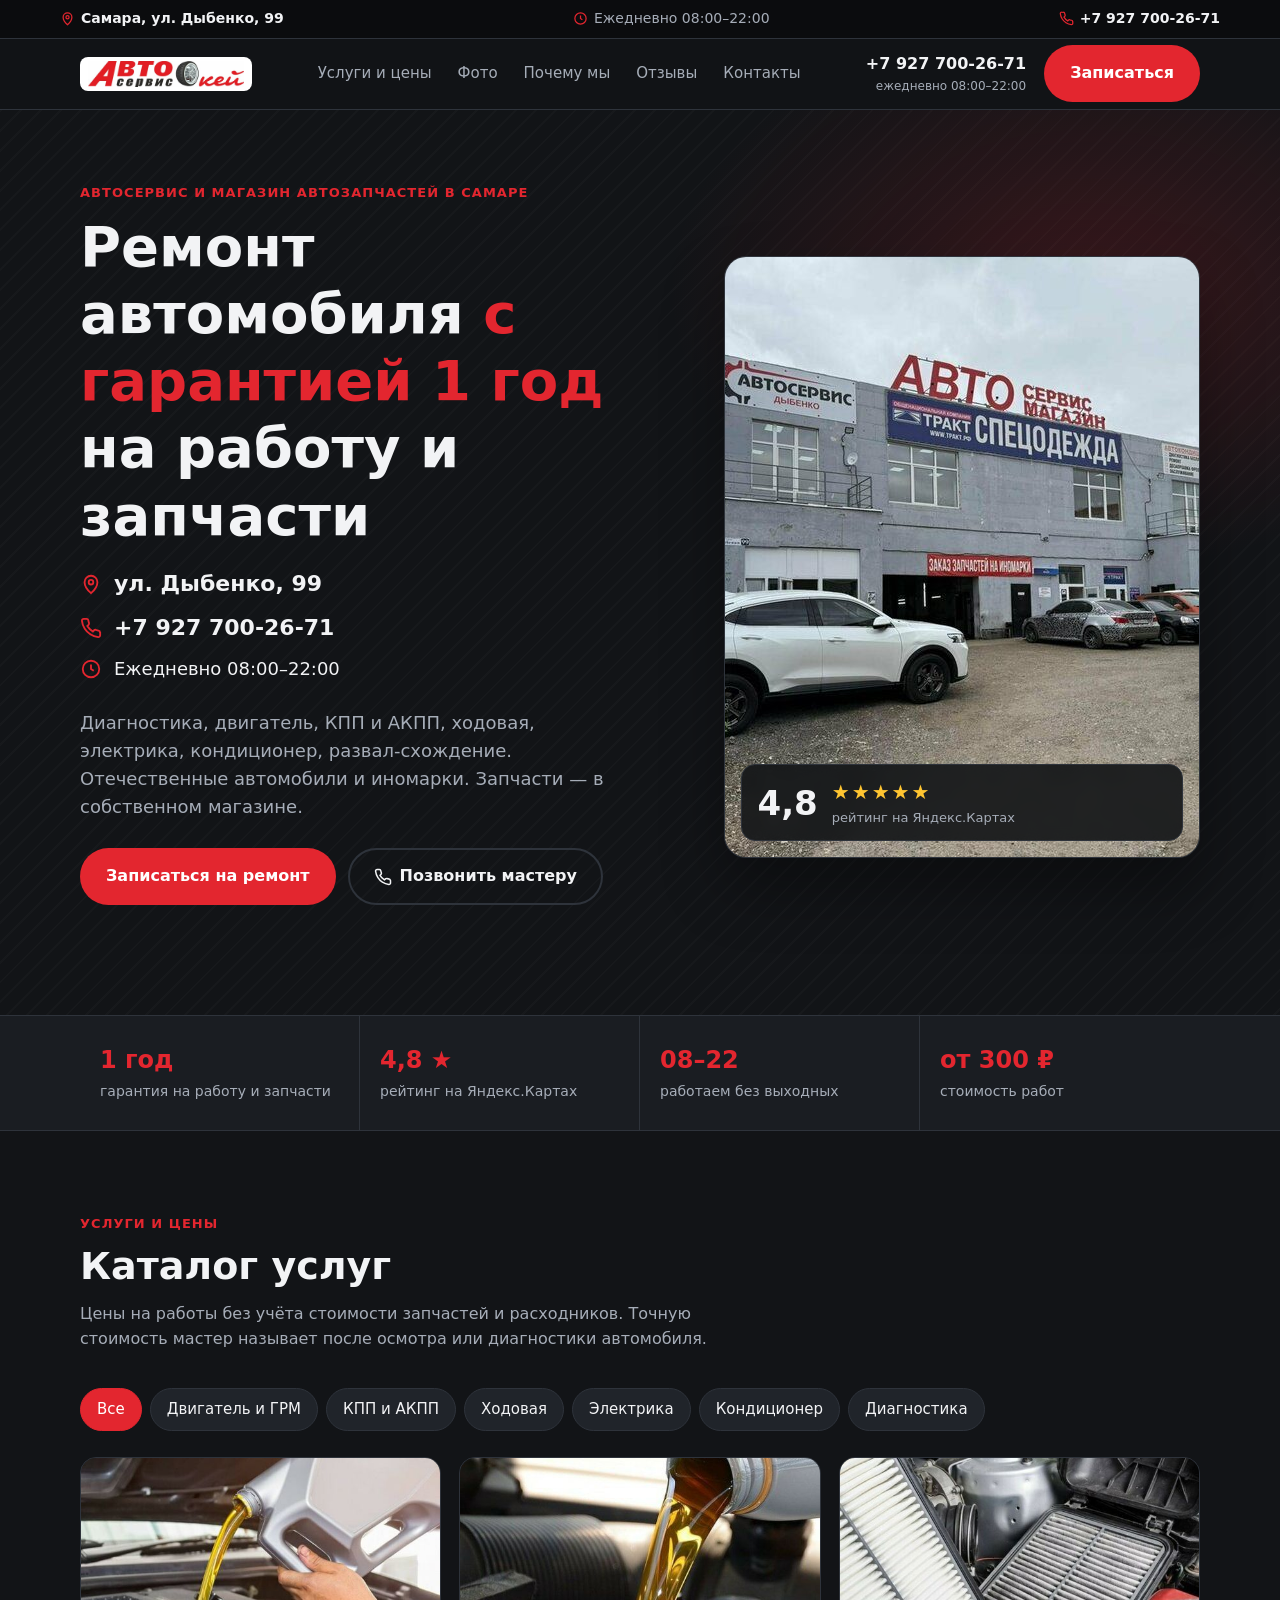
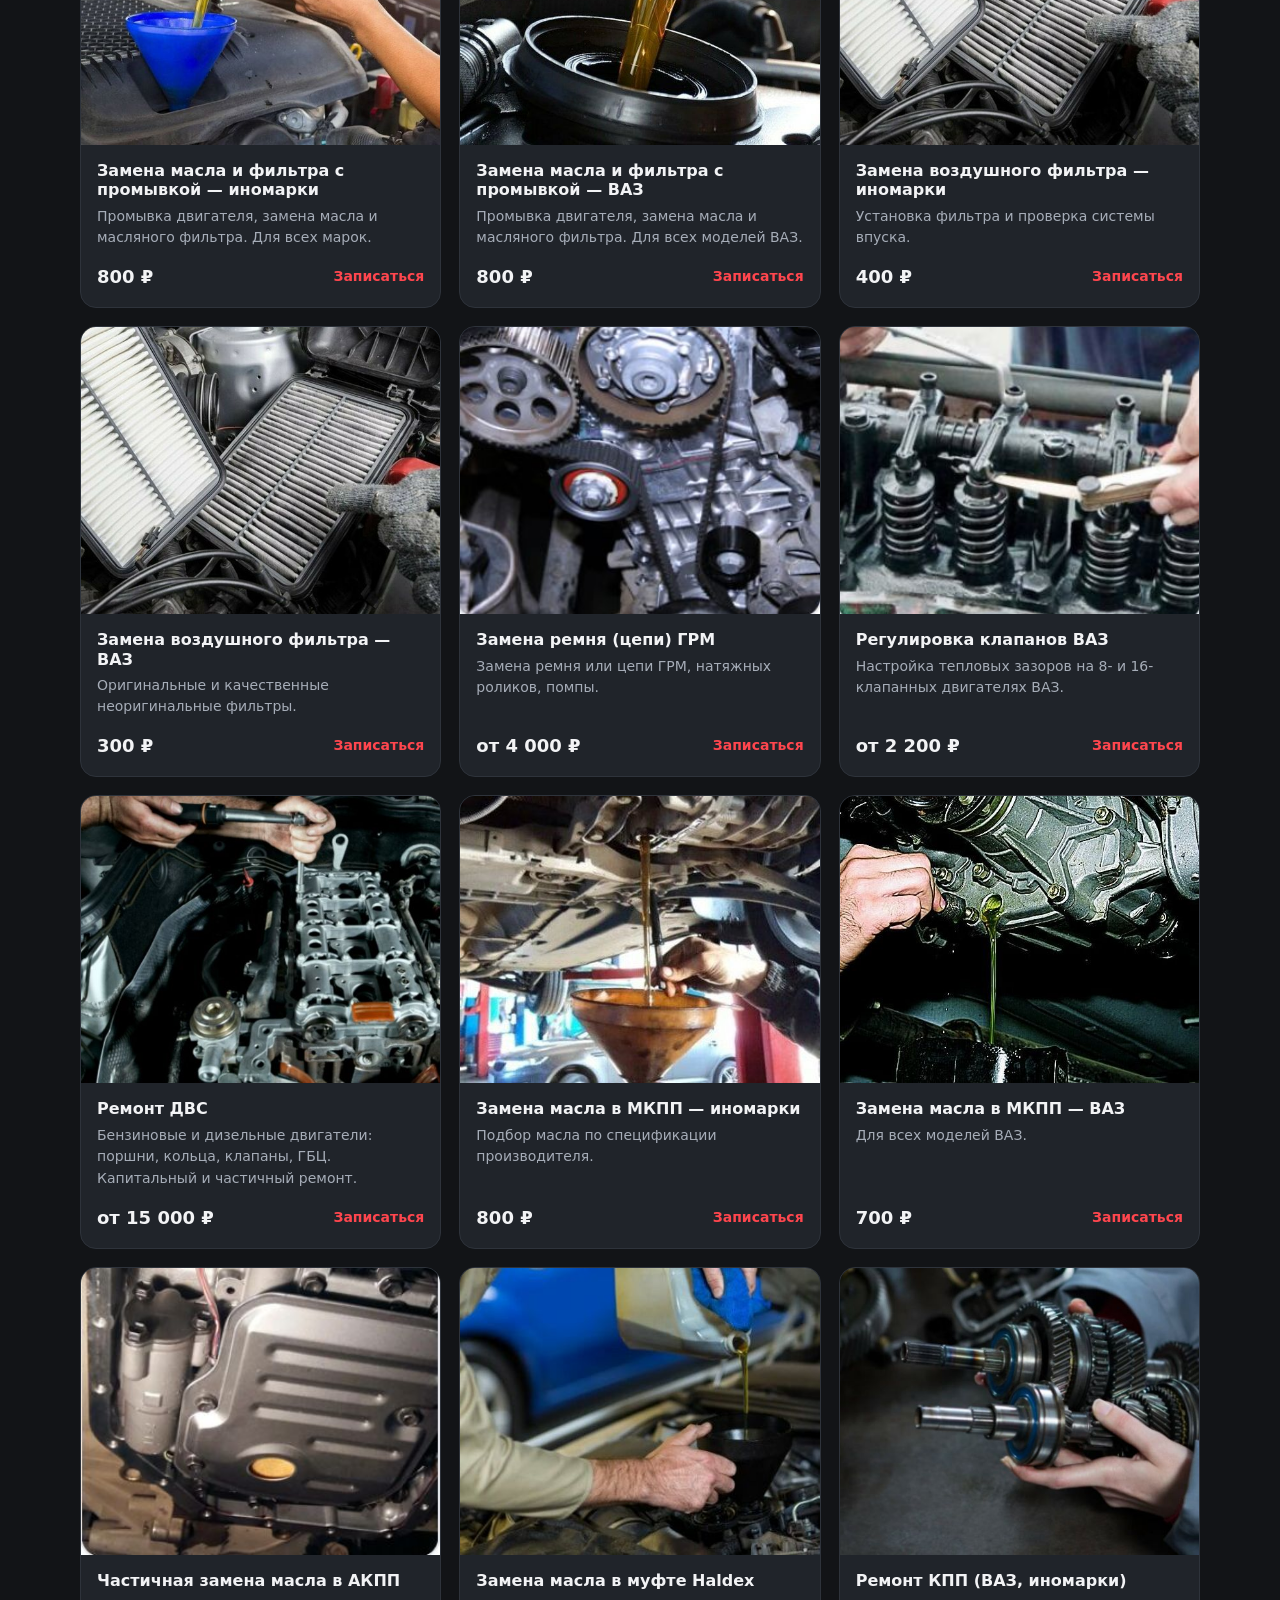
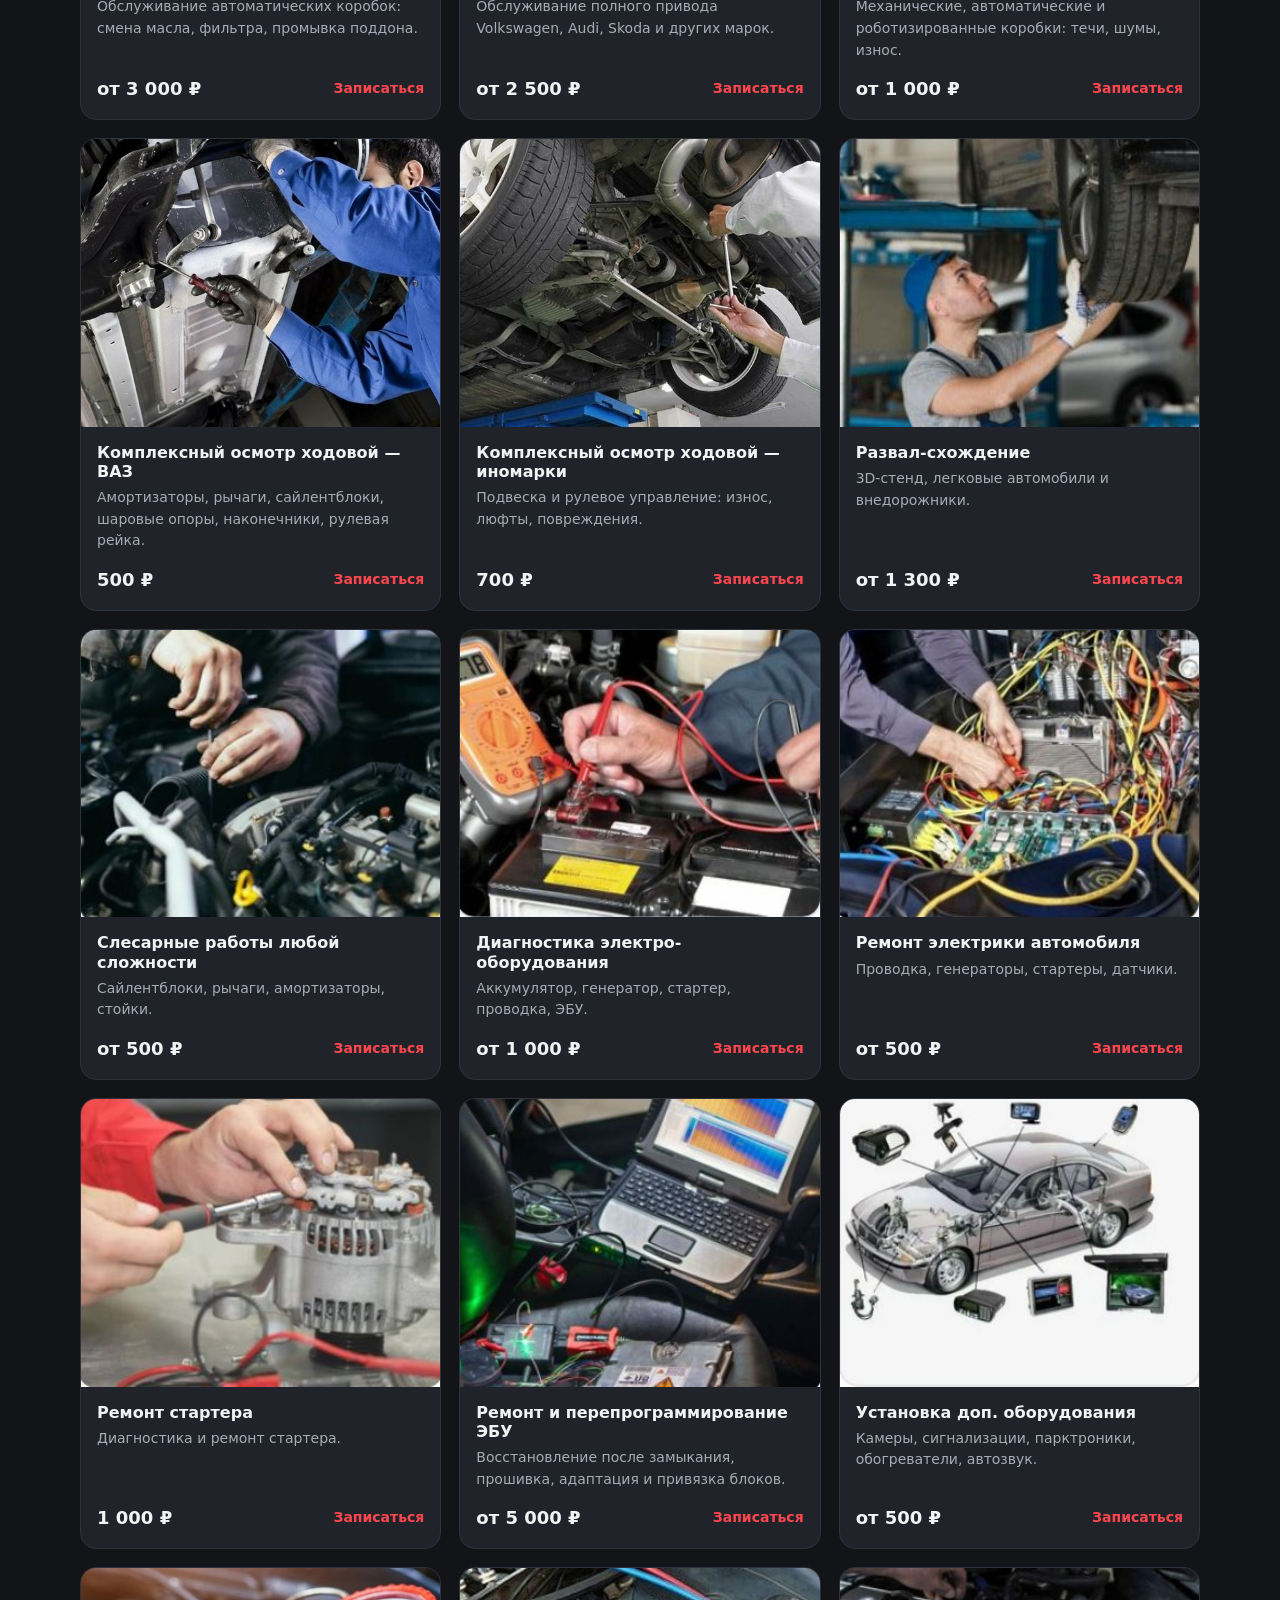
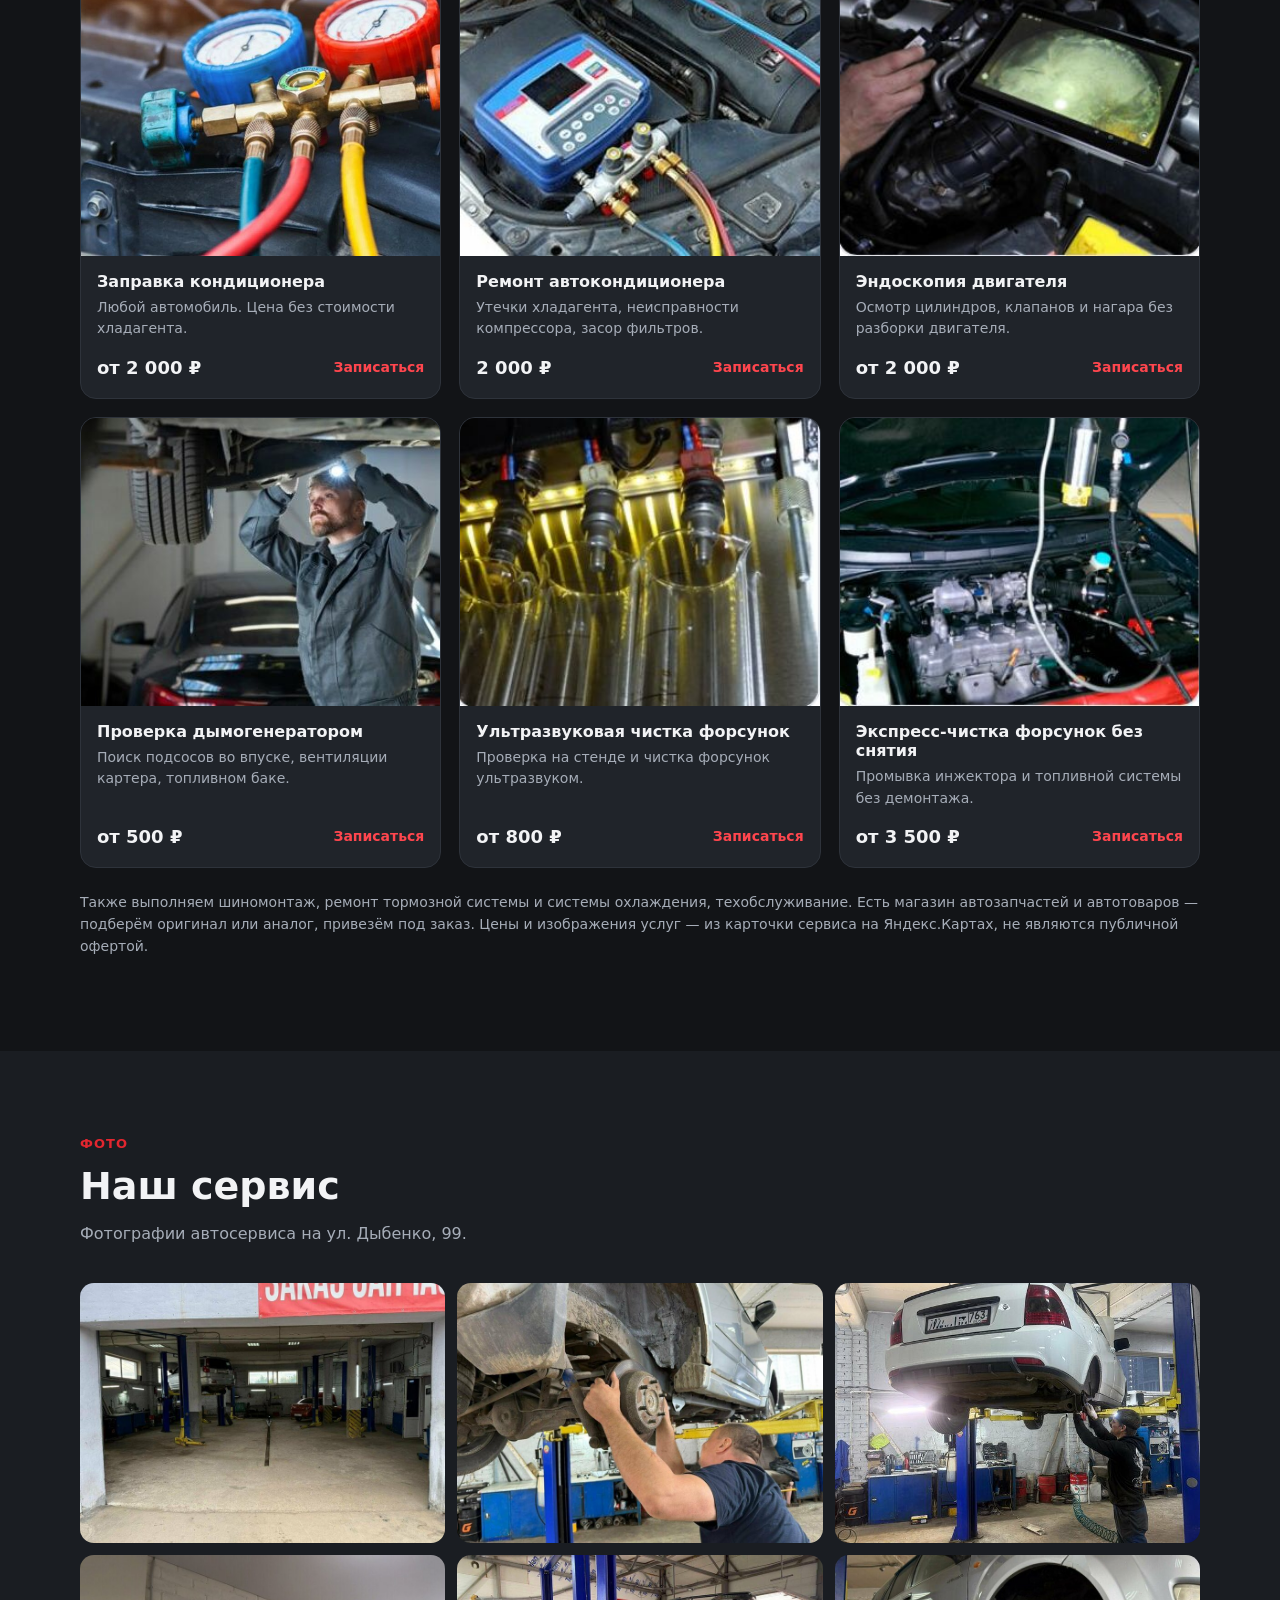
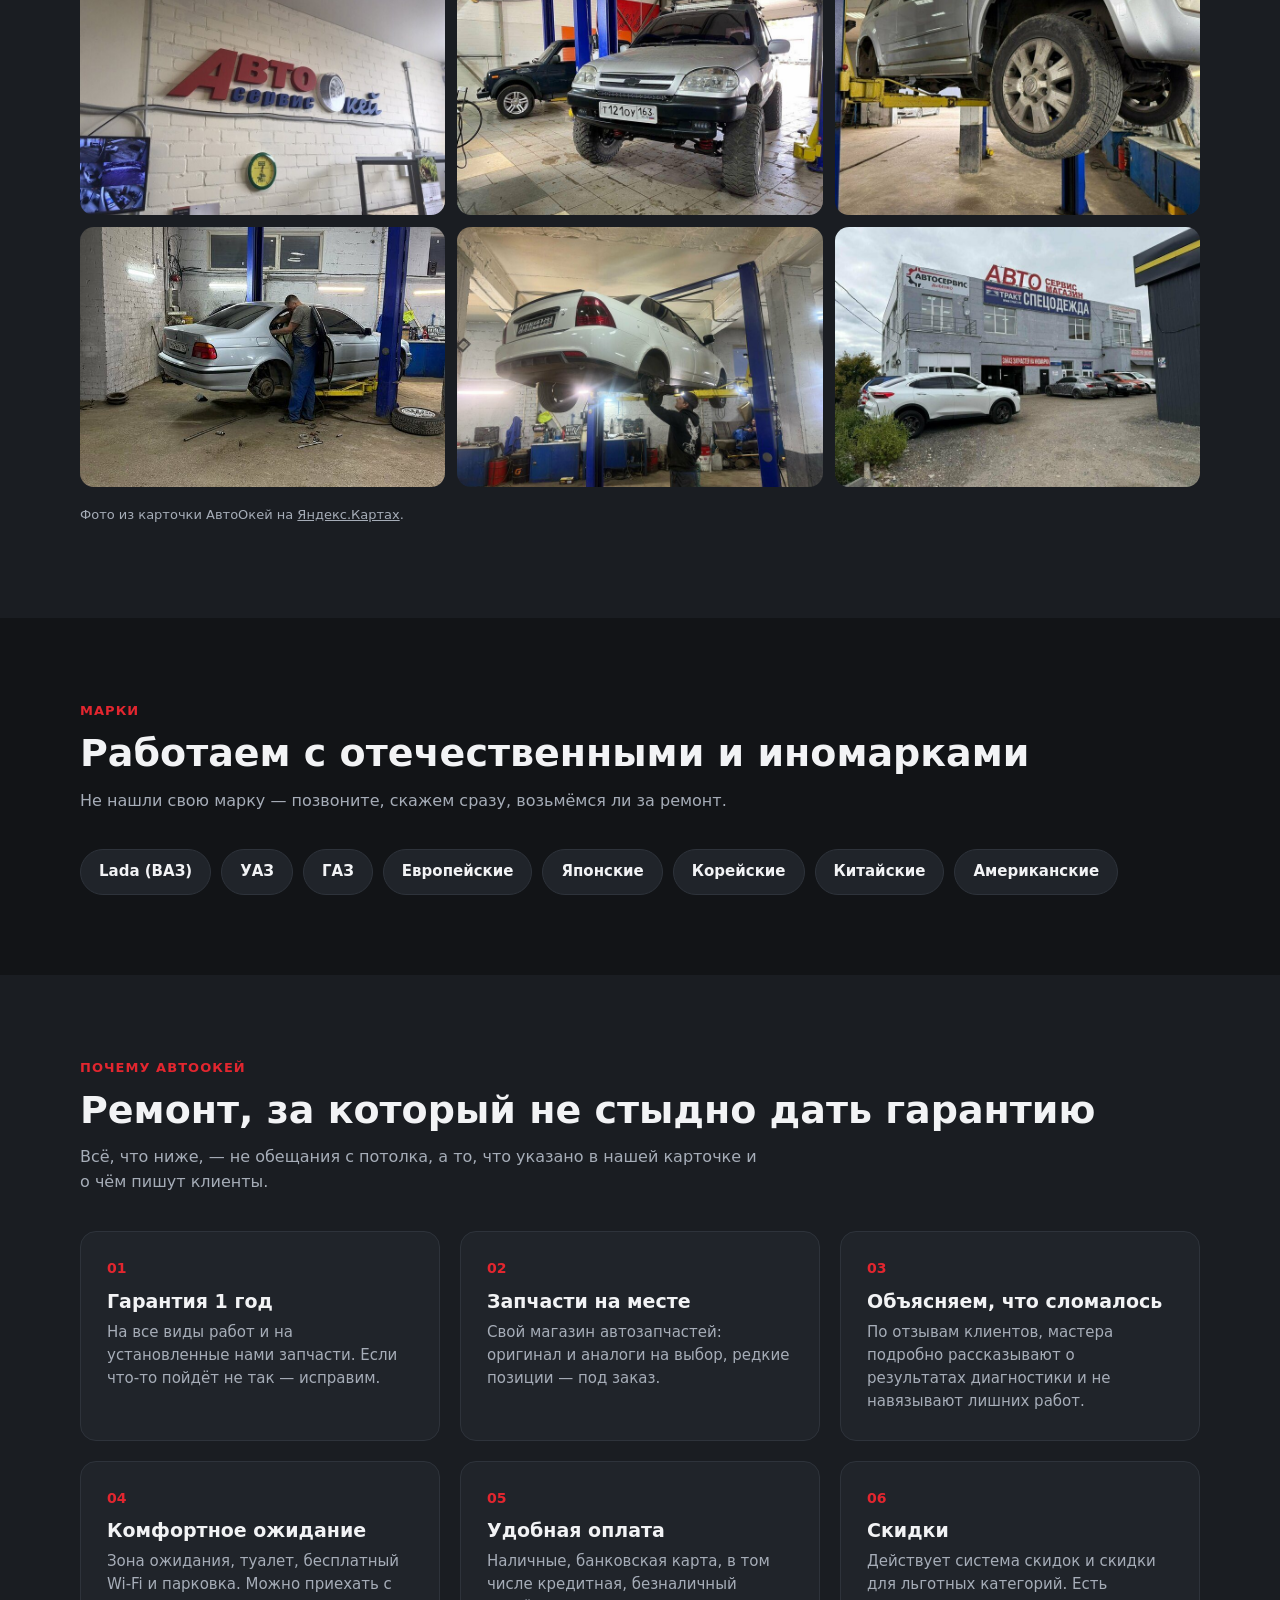
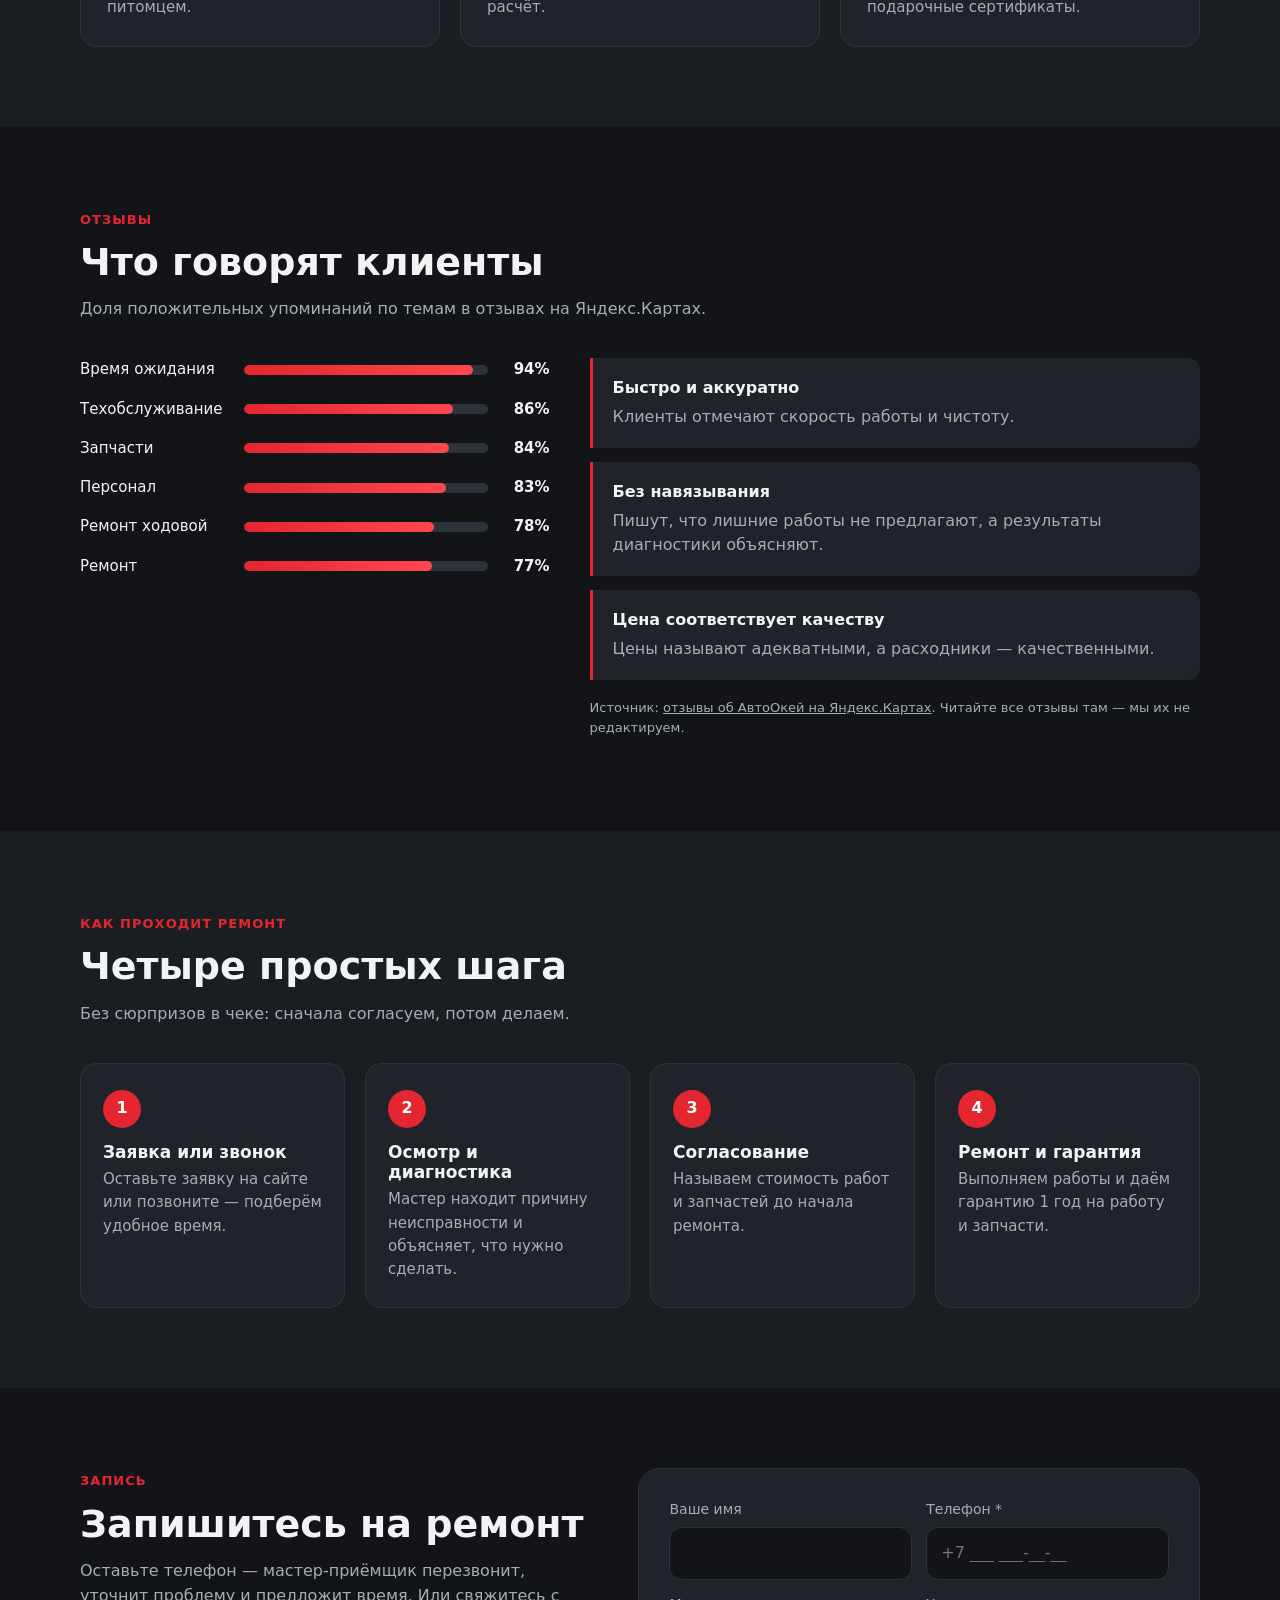
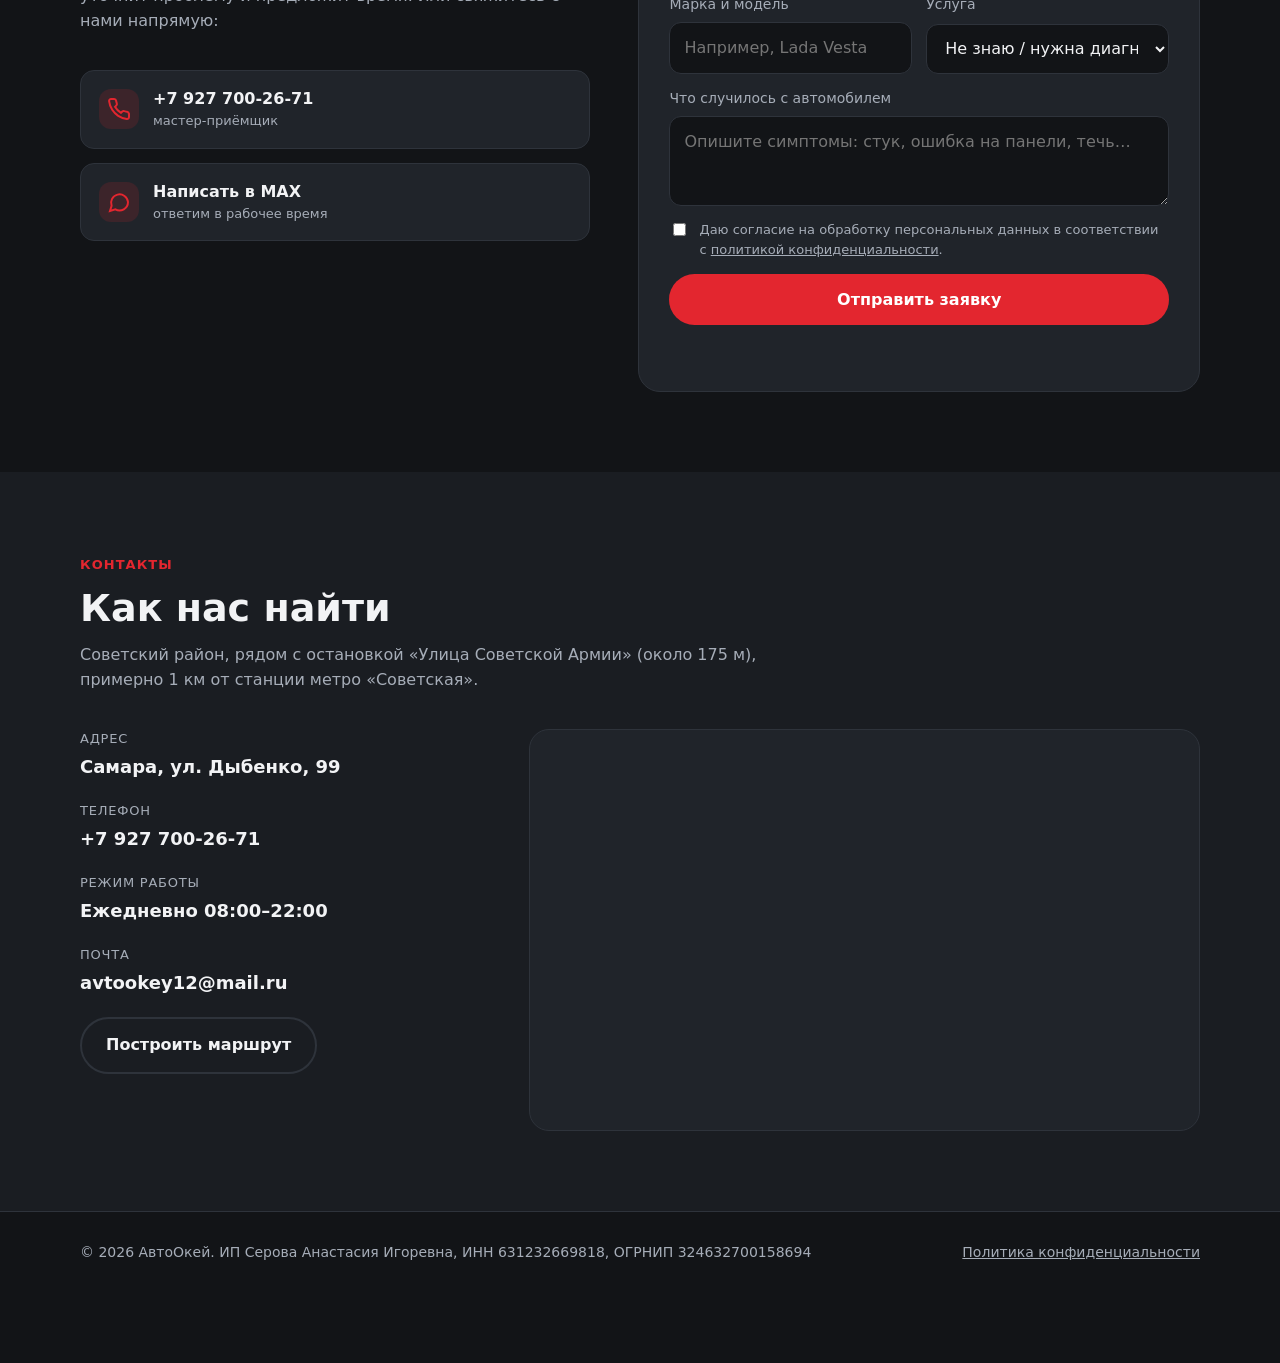
<file: avtookey/index.html>
<!DOCTYPE html>
<html lang="ru">
<head>
  <meta charset="UTF-8" />
  <meta name="viewport" content="width=device-width, initial-scale=1.0" />
  <title>АвтоОкей — автосервис на ул. Дыбенко, 99 в Самаре</title>
  <meta name="description" content="Автосервис АвтоОкей в Самаре, ул. Дыбенко, 99: ремонт двигателя, КПП и АКПП, ходовой, электрики, кондиционера, развал-схождение, магазин автозапчастей. Гарантия 1 год на работу и запчасти. Запись: +7 927 700-26-71." />
  <meta name="theme-color" content="#121417" />
  <meta property="og:title" content="АвтоОкей — автосервис на ул. Дыбенко, 99 в Самаре" />
  <meta property="og:description" content="Ремонт отечественных и иномарок, магазин запчастей, гарантия 1 год. Запись: +7 927 700-26-71." />
  <meta property="og:type" content="website" />
  <meta property="og:locale" content="ru_RU" />
  <link rel="icon" href="data:image/svg+xml,%3Csvg xmlns='http://www.w3.org/2000/svg' viewBox='0 0 64 64'%3E%3Crect width='64' height='64' rx='14' fill='%23e3262f'/%3E%3Ctext x='32' y='43' font-family='Arial' font-weight='700' font-size='30' text-anchor='middle' fill='%23ffffff'%3EAO%3C/text%3E%3C/svg%3E" />

  <script type="application/ld+json">
  {
    "@context": "https://schema.org",
    "@type": "AutoRepair",
    "name": "АвтоОкей",
    "telephone": "+7-927-700-26-71",
    "email": "avtookey12@mail.ru",
    "address": {
      "@type": "PostalAddress",
      "streetAddress": "ул. Дыбенко, 99",
      "addressLocality": "Самара",
      "postalCode": "443067",
      "addressCountry": "RU"
    },
    "openingHours": "Mo-Su 08:00-22:00",
    "priceRange": "₽₽",
    "paymentAccepted": "Наличные, банковская карта, безналичный расчёт"
  }
  </script>

  <style>
    :root {
      --bg: #121417;
      --bg-2: #1a1d22;
      --card: #20242a;
      --line: #2e333b;
      --text: #f2f3f5;
      --muted: #a6adb8;
      --accent: #e3262f;
      --accent-2: #ff464e;
      --ok: #3ccf7a;
      --radius: 16px;
      --container: 1160px;
    }
    * { box-sizing: border-box; }
    html { scroll-behavior: smooth; }
    body {
      margin: 0;
      font-family: system-ui, -apple-system, "Segoe UI", Roboto, Arial, sans-serif;
      background: var(--bg);
      color: var(--text);
      line-height: 1.55;
      font-size: 16px;
      -webkit-font-smoothing: antialiased;
    }
    a { color: inherit; }
    img { max-width: 100%; display: block; }
    .container { width: 100%; max-width: var(--container); margin: 0 auto; padding: 0 20px; }
    h1, h2, h3 { line-height: 1.2; margin: 0; }
    h2 { font-size: clamp(26px, 3.4vw, 38px); margin-bottom: 12px; }
    .section { padding: 80px 0; }
    .section-alt { background: var(--bg-2); }
    .section-lead { color: var(--muted); max-width: 680px; margin: 0 0 36px; }
    .eyebrow {
      display: inline-block; font-size: 13px; letter-spacing: .08em; text-transform: uppercase;
      color: var(--accent); font-weight: 700; margin-bottom: 10px;
    }

    /* Buttons */
    .btn {
      display: inline-flex; align-items: center; justify-content: center; gap: 8px;
      padding: 14px 24px; border-radius: 999px; font-weight: 700; font-size: 16px;
      text-decoration: none; border: 2px solid transparent; cursor: pointer;
      transition: transform .15s ease, background .15s ease, border-color .15s ease;
      font-family: inherit;
    }
    .btn:hover { transform: translateY(-1px); }
    .btn-primary { background: var(--accent); color: #fff; }
    .btn-primary:hover { background: var(--accent-2); }
    .btn-ghost { border-color: var(--line); color: var(--text); background: transparent; }
    .btn-ghost:hover { border-color: var(--accent); }
    .btn svg { width: 18px; height: 18px; flex-shrink: 0; }

    /* Header */
    .header {
      position: sticky; top: 0; z-index: 50;
      background: rgba(18, 20, 23, .92); backdrop-filter: blur(10px);
      border-bottom: 1px solid var(--line);
    }
    .header-inner { display: flex; align-items: center; justify-content: space-between; gap: 20px; height: 70px; }
    .logo { display: flex; align-items: center; gap: 10px; text-decoration: none; font-weight: 800; font-size: 20px; }
    .logo-mark {
      width: 38px; height: 38px; border-radius: 10px; background: var(--accent); color: #121417;
      display: grid; place-items: center; font-size: 15px; font-weight: 900;
    }
    .nav { display: flex; gap: 26px; }
    .nav a { text-decoration: none; color: var(--muted); font-size: 15px; }
    .nav a:hover { color: var(--text); }
    .header-phone { text-decoration: none; font-weight: 700; white-space: nowrap; }
    .header-phone small { display: block; font-weight: 400; color: var(--muted); font-size: 12px; text-align: right; }
    .header-right { display: flex; align-items: center; gap: 18px; }

    /* Hero */
    .hero { padding: 70px 0 80px; position: relative; overflow: hidden; }
    .hero::before {
      content: ""; position: absolute; inset: 0;
      background:
        radial-gradient(600px 400px at 85% 20%, rgba(227,38,47,.18), transparent 70%),
        repeating-linear-gradient(135deg, rgba(255,255,255,.018) 0 2px, transparent 2px 14px);
      pointer-events: none;
    }
    .hero-inner { position: relative; display: grid; grid-template-columns: 1.25fr 1fr; gap: 48px; align-items: center; }
    .hero h1 { font-size: clamp(32px, 4.8vw, 56px); margin-bottom: 18px; }
    .hero h1 span { color: var(--accent); }
    .hero-sub { font-size: 18px; color: var(--muted); margin: 0 0 28px; max-width: 560px; }
    .hero-actions { display: flex; flex-wrap: wrap; gap: 12px; margin-bottom: 30px; }
    .hero-meta { display: flex; flex-wrap: wrap; gap: 22px; color: var(--muted); font-size: 15px; }
    .hero-meta b { color: var(--text); }
    .hero-card {
      background: var(--card); border: 1px solid var(--line); border-radius: 22px; padding: 28px;
      box-shadow: 0 30px 60px rgba(0,0,0,.35);
    }
    .rating { display: flex; align-items: center; gap: 16px; padding-bottom: 20px; border-bottom: 1px solid var(--line); margin-bottom: 20px; }
    .rating-num { font-size: 52px; font-weight: 900; line-height: 1; }
    .stars { color: #ffc531; font-size: 20px; letter-spacing: 2px; }
    .rating small { color: var(--muted); display: block; font-size: 14px; }
    .hero-list { list-style: none; padding: 0; margin: 0; display: grid; gap: 14px; }
    .hero-list li { display: flex; gap: 12px; align-items: flex-start; }
    .check {
      flex-shrink: 0; width: 24px; height: 24px; border-radius: 50%; background: rgba(60,207,122,.15);
      color: var(--ok); display: grid; place-items: center; font-size: 14px; font-weight: 900; margin-top: 1px;
    }

    /* Strip */
    .strip { border-top: 1px solid var(--line); border-bottom: 1px solid var(--line); background: var(--bg-2); }
    .strip-inner { display: grid; grid-template-columns: repeat(4, 1fr); }
    .strip-item { padding: 26px 20px; border-right: 1px solid var(--line); }
    .strip-item:last-child { border-right: 0; }
    .strip-item b { display: block; font-size: 24px; color: var(--accent); }
    .strip-item span { color: var(--muted); font-size: 14px; }

    /* Services */
    .services-grid { display: grid; grid-template-columns: repeat(3, 1fr); gap: 20px; }
    .svc {
      background: var(--card); border: 1px solid var(--line); border-radius: var(--radius); padding: 24px;
      display: flex; flex-direction: column;
    }
    .svc-head { display: flex; align-items: center; gap: 12px; margin-bottom: 16px; }
    .svc-icon {
      width: 44px; height: 44px; border-radius: 12px; background: rgba(227,38,47,.14); color: var(--accent);
      display: grid; place-items: center; flex-shrink: 0;
    }
    .svc-icon svg { width: 24px; height: 24px; }
    .svc h3 { font-size: 19px; }
    .price-list { list-style: none; margin: 0; padding: 0; }
    .price-list li {
      display: flex; justify-content: space-between; gap: 14px; padding: 9px 0;
      border-bottom: 1px dashed var(--line); font-size: 15px;
    }
    .price-list li:last-child { border-bottom: 0; }
    .price-list .p { white-space: nowrap; font-weight: 700; color: var(--text); }
    .price-list .n { color: var(--muted); }
    .price-note { color: var(--muted); font-size: 14px; margin-top: 24px; }

    /* Brands */
    .brands { display: flex; flex-wrap: wrap; gap: 10px; }
    .brand {
      padding: 10px 18px; border-radius: 999px; border: 1px solid var(--line); background: var(--card);
      font-weight: 600; font-size: 15px;
    }

    /* Advantages */
    .adv-grid { display: grid; grid-template-columns: repeat(3, 1fr); gap: 20px; }
    .adv { padding: 26px; border-radius: var(--radius); background: var(--card); border: 1px solid var(--line); }
    .adv-num { font-size: 14px; font-weight: 800; color: var(--accent); margin-bottom: 10px; }
    .adv h3 { font-size: 19px; margin-bottom: 8px; }
    .adv p { margin: 0; color: var(--muted); font-size: 15px; }

    /* Reviews */
    .rev-wrap { display: grid; grid-template-columns: 1fr 1.3fr; gap: 40px; align-items: start; }
    .bars { display: grid; gap: 16px; }
    .bar-row { display: grid; grid-template-columns: 150px 1fr 48px; gap: 14px; align-items: center; font-size: 15px; }
    .bar { height: 10px; border-radius: 99px; background: var(--line); overflow: hidden; }
    .bar i { display: block; height: 100%; background: linear-gradient(90deg, var(--accent), var(--accent-2)); border-radius: 99px; }
    .bar-row b { text-align: right; }
    .themes { display: grid; gap: 14px; }
    .theme { padding: 18px 20px; border-left: 3px solid var(--accent); background: var(--card); border-radius: 0 12px 12px 0; }
    .theme p { margin: 0; color: var(--muted); }
    .theme b { display: block; margin-bottom: 4px; color: var(--text); }
    .src { color: var(--muted); font-size: 13px; margin-top: 18px; }

    /* Steps */
    .steps { display: grid; grid-template-columns: repeat(4, 1fr); gap: 20px; counter-reset: s; }
    .step { position: relative; padding: 26px 22px; background: var(--card); border: 1px solid var(--line); border-radius: var(--radius); }
    .step::before {
      counter-increment: s; content: counter(s);
      width: 38px; height: 38px; border-radius: 50%; display: grid; place-items: center;
      background: var(--accent); color: #fff; font-weight: 900; margin-bottom: 14px;
    }
    .step h3 { font-size: 17px; margin-bottom: 6px; }
    .step p { margin: 0; color: var(--muted); font-size: 15px; }

    /* Booking */
    .booking { display: grid; grid-template-columns: 1fr 1.1fr; gap: 48px; align-items: start; }
    .form { background: var(--card); border: 1px solid var(--line); border-radius: 22px; padding: 30px; display: grid; gap: 14px; }
    .form-row { display: grid; grid-template-columns: 1fr 1fr; gap: 14px; }
    label.f { display: grid; gap: 6px; font-size: 14px; color: var(--muted); }
    .form input[type=text], .form input[type=tel], .form select, .form textarea {
      width: 100%; padding: 13px 14px; border-radius: 12px; border: 1px solid var(--line);
      background: var(--bg); color: var(--text); font: inherit; font-size: 16px;
    }
    .form textarea { min-height: 90px; resize: vertical; }
    .form input:focus, .form select:focus, .form textarea:focus { outline: none; border-color: var(--accent); }
    .consent { display: flex; gap: 10px; font-size: 13px; color: var(--muted); align-items: flex-start; }
    .consent input { margin-top: 3px; accent-color: var(--accent); }
    .hp { position: absolute; left: -9999px; width: 1px; height: 1px; overflow: hidden; }
    .form-status { font-size: 15px; min-height: 22px; margin: 0; }
    .form-status.ok { color: var(--ok); }
    .form-status.err { color: #ff6b6b; }
    .contact-cards { display: grid; gap: 14px; margin-top: 26px; }
    .contact-card { display: flex; gap: 14px; align-items: center; padding: 16px 18px; background: var(--card); border: 1px solid var(--line); border-radius: 14px; text-decoration: none; }
    .contact-card:hover { border-color: var(--accent); }
    .contact-card .svc-icon { width: 40px; height: 40px; }
    .contact-card small { display: block; color: var(--muted); font-size: 13px; }

    /* Contacts */
    .contacts { display: grid; grid-template-columns: 1fr 1.6fr; gap: 30px; }
    .contacts-info { display: grid; gap: 20px; align-content: start; }
    .ci b { display: block; font-size: 13px; color: var(--muted); font-weight: 500; text-transform: uppercase; letter-spacing: .06em; margin-bottom: 4px; }
    .ci a, .ci span { font-size: 18px; font-weight: 600; text-decoration: none; }
    .ci a:hover { color: var(--accent); }
    .map { border-radius: 20px; overflow: hidden; border: 1px solid var(--line); min-height: 400px; background: var(--card); }
    .map iframe { width: 100%; height: 100%; min-height: 400px; border: 0; display: block; }

    /* Footer */
    .footer { border-top: 1px solid var(--line); padding: 30px 0 100px; color: var(--muted); font-size: 14px; }
    .footer-inner { display: flex; flex-wrap: wrap; justify-content: space-between; gap: 16px; }
    .footer a { color: var(--muted); }

    /* Top bar */
    .topbar { background: #0b0c0e; border-bottom: 1px solid var(--line); font-size: 14px; }
    .topbar-inner { display: flex; flex-wrap: wrap; justify-content: space-between; gap: 6px 22px; padding: 8px 0; }
    .topbar a, .topbar span { color: var(--muted); text-decoration: none; display: inline-flex; align-items: center; gap: 6px; }
    .topbar a:hover { color: var(--text); }
    .topbar b { color: var(--text); }
    .topbar svg { width: 15px; height: 15px; color: var(--accent); flex-shrink: 0; }
    .logo-img { height: 34px; width: auto; background: #fff; border-radius: 8px; padding: 4px 8px; }

    /* Hero contacts + photo */
    .hero-contacts { display: grid; gap: 10px; margin: 0 0 26px; }
    .hero-contacts a, .hero-contacts div { display: flex; align-items: center; gap: 12px; text-decoration: none; font-size: 18px; }
    .hero-contacts b { font-size: 22px; }
    .hero-contacts svg { width: 22px; height: 22px; color: var(--accent); flex-shrink: 0; }
    .hero-photo { position: relative; border-radius: 22px; overflow: hidden; border: 1px solid var(--line); box-shadow: 0 30px 60px rgba(0,0,0,.35); }
    .hero-photo img { width: 100%; aspect-ratio: 4 / 3; object-fit: cover; }
    .hero-badge {
      position: absolute; left: 16px; bottom: 16px; right: 16px; display: flex; align-items: center; gap: 14px;
      background: rgba(18,20,23,.9); backdrop-filter: blur(6px); border: 1px solid var(--line); border-radius: 14px; padding: 12px 16px;
    }
    .hero-badge .rating-num { font-size: 34px; }
    .hero-badge small { color: var(--muted); display: block; font-size: 13px; }

    /* Catalog */
    .filters { display: flex; flex-wrap: wrap; gap: 8px; margin-bottom: 26px; }
    .chip {
      padding: 9px 16px; border-radius: 999px; border: 1px solid var(--line); background: var(--card); color: var(--text);
      font: inherit; font-size: 15px; cursor: pointer;
    }
    .chip:hover { border-color: var(--accent); }
    .chip.active { background: var(--accent); border-color: var(--accent); color: #fff; }
    .catalog { display: grid; grid-template-columns: repeat(3, 1fr); gap: 18px; }
    .item { background: var(--card); border: 1px solid var(--line); border-radius: var(--radius); overflow: hidden; display: flex; flex-direction: column; }
    .item[hidden] { display: none; }
    .item img { width: 100%; height: auto; aspect-ratio: 5 / 4; object-fit: cover; background: var(--bg-2); }
    .item-body { padding: 16px; display: flex; flex-direction: column; flex: 1; }
    .item h3 { font-size: 16px; margin-bottom: 6px; hyphens: auto; overflow-wrap: break-word; }
    .item p { margin: 0 0 14px; color: var(--muted); font-size: 14px; flex: 1; }
    .item-foot { display: flex; align-items: center; justify-content: space-between; gap: 10px; margin-top: auto; }
    .item-foot b { font-size: 18px; white-space: nowrap; }
    .item-btn { font-size: 14px; font-weight: 700; color: var(--accent-2); text-decoration: none; }
    .item-btn:hover { text-decoration: underline; }

    /* Gallery */
    .gallery { display: grid; grid-template-columns: repeat(3, 1fr); grid-auto-rows: 260px; gap: 12px; }
    .gallery button { padding: 0; border: 0; border-radius: 14px; overflow: hidden; cursor: zoom-in; background: var(--card); }
    .gallery img { width: 100%; height: 100%; object-fit: cover; transition: transform .3s ease; }
    .gallery button:hover img { transform: scale(1.04); }
    .lightbox { position: fixed; inset: 0; z-index: 100; background: rgba(0,0,0,.92); display: none; align-items: center; justify-content: center; padding: 20px; }
    .lightbox.open { display: flex; }
    .lightbox img { max-width: 100%; max-height: 88vh; border-radius: 10px; }
    .lb-btn { position: absolute; background: rgba(255,255,255,.12); color: #fff; border: 0; width: 48px; height: 48px; border-radius: 50%; font-size: 24px; cursor: pointer; }
    .lb-btn:hover { background: rgba(255,255,255,.25); }
    .lb-close { top: 16px; right: 16px; }
    .lb-prev { left: 16px; top: 50%; transform: translateY(-50%); }
    .lb-next { right: 16px; top: 50%; transform: translateY(-50%); }

    /* Mobile call bar */
    .callbar { display: none; }

    @media (max-width: 1000px) {
      .nav { display: none; }
      .hero-inner, .booking, .contacts, .rev-wrap { grid-template-columns: 1fr; }
      .services-grid, .adv-grid { grid-template-columns: 1fr 1fr; }
      .gallery { grid-auto-rows: 200px; }
      .steps { grid-template-columns: 1fr 1fr; }
      .strip-inner { grid-template-columns: 1fr 1fr; }
      .strip-item:nth-child(2) { border-right: 0; }
      .strip-item:nth-child(-n+2) { border-bottom: 1px solid var(--line); }
    }
    @media (max-width: 640px) {
      .section { padding: 56px 0; }
      .container { padding: 0 16px; }
      .header-right .btn { display: none; }
      .header-phone small { display: none; }
      .hero { padding: 40px 0 56px; }
      .services-grid, .adv-grid, .steps, .form-row { grid-template-columns: 1fr; }
      .catalog { grid-template-columns: 1fr 1fr; gap: 12px; }
      .item-body { padding: 12px; }
      .item h3 { font-size: 15px; margin-bottom: 10px; }
      .catalog .item:last-child:nth-child(odd) { grid-column: span 2; }
      .catalog .item:last-child:nth-child(odd) img { aspect-ratio: 2 / 1; }
      .item p { display: none; }
      .item-foot { flex-direction: column; align-items: flex-start; gap: 4px; }
      .item-foot b { font-size: 16px; }
      .gallery { grid-template-columns: 1fr 1fr; grid-auto-rows: 140px; gap: 8px; }
      .gallery button:first-child { grid-column: span 2; grid-row: span 1; }
      .topbar .tb-hours, .topbar .tb-phone { display: none; }
      .topbar-inner { justify-content: center; }
      .hero-contacts b { font-size: 20px; }
      .hero-actions .btn { width: 100%; }
      .bar-row { grid-template-columns: 124px 1fr 40px; gap: 10px; font-size: 14px; }
      .form { padding: 22px; }
      .callbar {
        display: grid; grid-template-columns: 1fr 1fr; gap: 10px;
        position: fixed; left: 0; right: 0; bottom: 0; z-index: 60;
        padding: 10px 12px calc(10px + env(safe-area-inset-bottom));
        background: rgba(18,20,23,.96); border-top: 1px solid var(--line);
      }
      .callbar .btn { padding: 12px 10px; font-size: 15px; }
    }
  </style>
</head>
<body>

  <div class="topbar">
    <div class="container topbar-inner">
      <a href="https://yandex.ru/maps/org/avtookey/66669698937/" target="_blank" rel="noopener"><svg viewBox="0 0 24 24" fill="none" stroke="currentColor" stroke-width="2" aria-hidden="true"><path d="M12 22s7-6.1 7-12a7 7 0 1 0-14 0c0 5.9 7 12 7 12z"/><circle cx="12" cy="10" r="2.5"/></svg><b>Самара, ул. Дыбенко, 99</b></a>
      <span class="tb-hours"><svg viewBox="0 0 24 24" fill="none" stroke="currentColor" stroke-width="2" aria-hidden="true"><circle cx="12" cy="12" r="9"/><path d="M12 7v5l3 2"/></svg>Ежедневно 08:00–22:00</span>
      <a class="tb-phone" href="tel:+79277002671"><svg viewBox="0 0 24 24" fill="none" stroke="currentColor" stroke-width="2" aria-hidden="true"><path d="M22 16.9v3a2 2 0 0 1-2.2 2 19.8 19.8 0 0 1-8.6-3.1 19.5 19.5 0 0 1-6-6A19.8 19.8 0 0 1 2.1 4.2 2 2 0 0 1 4.1 2h3a2 2 0 0 1 2 1.7c.1.9.4 1.8.7 2.7a2 2 0 0 1-.5 2.1L8 9.8a16 16 0 0 0 6 6l1.3-1.3a2 2 0 0 1 2.1-.4c.9.3 1.8.6 2.7.7a2 2 0 0 1 1.7 2z"/></svg><b>+7 927 700-26-71</b></a>
    </div>
  </div>

  <header class="header">
    <div class="container header-inner">
      <a href="#top" class="logo" aria-label="АвтоОкей — на главную">
        <img class="logo-img" src="img/logo.jpg" alt="Автосервис АвтоОкей" width="204" height="34" />
      </a>
      <nav class="nav" aria-label="Основное меню">
        <a href="#services">Услуги и цены</a>
        <a href="#gallery">Фото</a>
        <a href="#advantages">Почему мы</a>
        <a href="#reviews">Отзывы</a>
        <a href="#contacts">Контакты</a>
      </nav>
      <div class="header-right">
        <a class="header-phone" href="tel:+79277002671">
          +7 927 700-26-71
          <small>ежедневно 08:00–22:00</small>
        </a>
        <a href="#booking" class="btn btn-primary">Записаться</a>
      </div>
    </div>
  </header>

  <main id="top">

    <!-- Hero -->
    <section class="hero">
      <div class="container hero-inner">
        <div>
          <span class="eyebrow">Автосервис и магазин автозапчастей в Самаре</span>
          <h1>Ремонт автомобиля <span>с гарантией 1 год</span> на работу и запчасти</h1>
          <div class="hero-contacts">
            <a href="https://yandex.ru/maps/org/avtookey/66669698937/" target="_blank" rel="noopener"><svg viewBox="0 0 24 24" fill="none" stroke="currentColor" stroke-width="2" aria-hidden="true"><path d="M12 22s7-6.1 7-12a7 7 0 1 0-14 0c0 5.9 7 12 7 12z"/><circle cx="12" cy="10" r="2.5"/></svg><span><b>ул. Дыбенко, 99</b></span></a>
            <a href="tel:+79277002671"><svg viewBox="0 0 24 24" fill="none" stroke="currentColor" stroke-width="2" aria-hidden="true"><path d="M22 16.9v3a2 2 0 0 1-2.2 2 19.8 19.8 0 0 1-8.6-3.1 19.5 19.5 0 0 1-6-6A19.8 19.8 0 0 1 2.1 4.2 2 2 0 0 1 4.1 2h3a2 2 0 0 1 2 1.7c.1.9.4 1.8.7 2.7a2 2 0 0 1-.5 2.1L8 9.8a16 16 0 0 0 6 6l1.3-1.3a2 2 0 0 1 2.1-.4c.9.3 1.8.6 2.7.7a2 2 0 0 1 1.7 2z"/></svg><span><b>+7 927 700-26-71</b></span></a>
            <div><svg viewBox="0 0 24 24" fill="none" stroke="currentColor" stroke-width="2" aria-hidden="true"><circle cx="12" cy="12" r="9"/><path d="M12 7v5l3 2"/></svg><span>Ежедневно 08:00–22:00</span></div>
          </div>
          <p class="hero-sub">
            Диагностика, двигатель, КПП и АКПП, ходовая, электрика, кондиционер, развал-схождение.
            Отечественные автомобили и иномарки. Запчасти — в собственном магазине.
          </p>
          <div class="hero-actions">
            <a href="#booking" class="btn btn-primary">Записаться на ремонт</a>
            <a href="tel:+79277002671" class="btn btn-ghost"><svg viewBox="0 0 24 24" fill="none" stroke="currentColor" stroke-width="2" aria-hidden="true"><path d="M22 16.9v3a2 2 0 0 1-2.2 2 19.8 19.8 0 0 1-8.6-3.1 19.5 19.5 0 0 1-6-6A19.8 19.8 0 0 1 2.1 4.2 2 2 0 0 1 4.1 2h3a2 2 0 0 1 2 1.7c.1.9.4 1.8.7 2.7a2 2 0 0 1-.5 2.1L8 9.8a16 16 0 0 0 6 6l1.3-1.3a2 2 0 0 1 2.1-.4c.9.3 1.8.6 2.7.7a2 2 0 0 1 1.7 2z"/></svg>Позвонить мастеру</a>
          </div>
        </div>

        <div class="hero-photo">
          <img src="img/photos/photo-01.jpg" alt="Здание автосервиса АвтоОкей на ул. Дыбенко, 99" width="800" height="600" />
          <div class="hero-badge">
            <div class="rating-num">4,8</div>
            <div>
              <div class="stars" aria-label="Оценка 4,8 из 5">★★★★★</div>
              <small>рейтинг на Яндекс.Картах</small>
            </div>
          </div>
        </div>
      </div>
    </section>

    <!-- Strip -->
    <section class="strip" aria-label="Коротко о сервисе">
      <div class="container strip-inner">
        <div class="strip-item"><b>1 год</b><span>гарантия на работу и запчасти</span></div>
        <div class="strip-item"><b>4,8 ★</b><span>рейтинг на Яндекс.Картах</span></div>
        <div class="strip-item"><b>08–22</b><span>работаем без выходных</span></div>
        <div class="strip-item"><b>от 300 ₽</b><span>стоимость работ</span></div>
      </div>
    </section>

    <!-- Services -->
    <section class="section" id="services">
      <div class="container">
        <span class="eyebrow">Услуги и цены</span>
        <h2>Каталог услуг</h2>
        <p class="section-lead">Цены на работы без учёта стоимости запчастей и расходников. Точную стоимость мастер называет после осмотра или диагностики автомобиля.</p>

        <div class="filters" role="group" aria-label="Фильтр услуг">
          <button type="button" class="chip active" data-filter="all">Все</button>
          <button type="button" class="chip" data-filter="engine">Двигатель и ГРМ</button>
          <button type="button" class="chip" data-filter="kpp">КПП и АКПП</button>
          <button type="button" class="chip" data-filter="chassis">Ходовая</button>
          <button type="button" class="chip" data-filter="electric">Электрика</button>
          <button type="button" class="chip" data-filter="ac">Кондиционер</button>
          <button type="button" class="chip" data-filter="diag">Диагностика</button>
        </div>

        <div class="catalog" id="catalog">
          <article class="item" data-cat="engine">
            <img src="img/catalog/item-03.jpg" alt="Замена масла и фильтра с промывкой — иномарки" loading="lazy" width="560" height="448" />
            <div class="item-body">
              <h3>Замена масла и фильтра с промывкой — иномарки</h3>
              <p>Промывка двигателя, замена масла и масляного фильтра. Для всех марок.</p>
              <div class="item-foot"><b>800 ₽</b><a href="#booking" class="item-btn" data-service="Замена масла и фильтра с промывкой — иномарки">Записаться</a></div>
            </div>
          </article>
          <article class="item" data-cat="engine">
            <img src="img/catalog/item-04.jpg" alt="Замена масла и фильтра с промывкой — ВАЗ" loading="lazy" width="560" height="448" />
            <div class="item-body">
              <h3>Замена масла и фильтра с промывкой — ВАЗ</h3>
              <p>Промывка двигателя, замена масла и масляного фильтра. Для всех моделей ВАЗ.</p>
              <div class="item-foot"><b>800 ₽</b><a href="#booking" class="item-btn" data-service="Замена масла и фильтра с промывкой — ВАЗ">Записаться</a></div>
            </div>
          </article>
          <article class="item" data-cat="engine">
            <img src="img/catalog/item-05.jpg" alt="Замена воздушного фильтра — иномарки" loading="lazy" width="560" height="448" />
            <div class="item-body">
              <h3>Замена воздушного фильтра — иномарки</h3>
              <p>Установка фильтра и проверка системы впуска.</p>
              <div class="item-foot"><b>400 ₽</b><a href="#booking" class="item-btn" data-service="Замена воздушного фильтра — иномарки">Записаться</a></div>
            </div>
          </article>
          <article class="item" data-cat="engine">
            <img src="img/catalog/item-06.jpg" alt="Замена воздушного фильтра — ВАЗ" loading="lazy" width="560" height="448" />
            <div class="item-body">
              <h3>Замена воздушного фильтра — ВАЗ</h3>
              <p>Оригинальные и качественные неоригинальные фильтры.</p>
              <div class="item-foot"><b>300 ₽</b><a href="#booking" class="item-btn" data-service="Замена воздушного фильтра — ВАЗ">Записаться</a></div>
            </div>
          </article>
          <article class="item" data-cat="engine">
            <img src="img/catalog/item-24.jpg" alt="Замена ремня (цепи) ГРМ" loading="lazy" width="560" height="448" />
            <div class="item-body">
              <h3>Замена ремня (цепи) ГРМ</h3>
              <p>Замена ремня или цепи ГРМ, натяжных роликов, помпы.</p>
              <div class="item-foot"><b>от 4 000 ₽</b><a href="#booking" class="item-btn" data-service="Замена ремня (цепи) ГРМ">Записаться</a></div>
            </div>
          </article>
          <article class="item" data-cat="engine">
            <img src="img/catalog/item-25.jpg" alt="Регулировка клапанов ВАЗ" loading="lazy" width="560" height="448" />
            <div class="item-body">
              <h3>Регулировка клапанов ВАЗ</h3>
              <p>Настройка тепловых зазоров на 8- и 16-клапанных двигателях ВАЗ.</p>
              <div class="item-foot"><b>от 2 200 ₽</b><a href="#booking" class="item-btn" data-service="Регулировка клапанов ВАЗ">Записаться</a></div>
            </div>
          </article>
          <article class="item" data-cat="engine">
            <img src="img/catalog/item-15.jpg" alt="Ремонт ДВС" loading="lazy" width="560" height="448" />
            <div class="item-body">
              <h3>Ремонт ДВС</h3>
              <p>Бензиновые и дизельные двигатели: поршни, кольца, клапаны, ГБЦ. Капитальный и частичный ремонт.</p>
              <div class="item-foot"><b>от 15 000 ₽</b><a href="#booking" class="item-btn" data-service="Ремонт ДВС">Записаться</a></div>
            </div>
          </article>
          <article class="item" data-cat="kpp">
            <img src="img/catalog/item-01.jpg" alt="Замена масла в МКПП — иномарки" loading="lazy" width="560" height="448" />
            <div class="item-body">
              <h3>Замена масла в МКПП — иномарки</h3>
              <p>Подбор масла по спецификации производителя.</p>
              <div class="item-foot"><b>800 ₽</b><a href="#booking" class="item-btn" data-service="Замена масла в МКПП — иномарки">Записаться</a></div>
            </div>
          </article>
          <article class="item" data-cat="kpp">
            <img src="img/catalog/item-02.jpg" alt="Замена масла в МКПП — ВАЗ" loading="lazy" width="560" height="448" />
            <div class="item-body">
              <h3>Замена масла в МКПП — ВАЗ</h3>
              <p>Для всех моделей ВАЗ.</p>
              <div class="item-foot"><b>700 ₽</b><a href="#booking" class="item-btn" data-service="Замена масла в МКПП — ВАЗ">Записаться</a></div>
            </div>
          </article>
          <article class="item" data-cat="kpp">
            <img src="img/catalog/item-26.jpg" alt="Частичная замена масла в АКПП" loading="lazy" width="560" height="448" />
            <div class="item-body">
              <h3>Частичная замена масла в АКПП</h3>
              <p>Обслуживание автоматических коробок: смена масла, фильтра, промывка поддона.</p>
              <div class="item-foot"><b>от 3 000 ₽</b><a href="#booking" class="item-btn" data-service="Частичная замена масла в АКПП">Записаться</a></div>
            </div>
          </article>
          <article class="item" data-cat="kpp">
            <img src="img/catalog/item-14.jpg" alt="Замена масла в муфте Haldex" loading="lazy" width="560" height="448" />
            <div class="item-body">
              <h3>Замена масла в муфте Haldex</h3>
              <p>Обслуживание полного привода Volkswagen, Audi, Skoda и других марок.</p>
              <div class="item-foot"><b>от 2 500 ₽</b><a href="#booking" class="item-btn" data-service="Замена масла в муфте Haldex">Записаться</a></div>
            </div>
          </article>
          <article class="item" data-cat="kpp">
            <img src="img/catalog/item-11.jpg" alt="Ремонт КПП (ВАЗ, иномарки)" loading="lazy" width="560" height="448" />
            <div class="item-body">
              <h3>Ремонт КПП (ВАЗ, иномарки)</h3>
              <p>Механические, автоматические и роботизированные коробки: течи, шумы, износ.</p>
              <div class="item-foot"><b>от 1 000 ₽</b><a href="#booking" class="item-btn" data-service="Ремонт КПП (ВАЗ, иномарки)">Записаться</a></div>
            </div>
          </article>
          <article class="item" data-cat="chassis">
            <img src="img/catalog/item-08.jpg" alt="Комплексный осмотр ходовой — ВАЗ" loading="lazy" width="560" height="448" />
            <div class="item-body">
              <h3>Комплексный осмотр ходовой — ВАЗ</h3>
              <p>Амортизаторы, рычаги, сайлентблоки, шаровые опоры, наконечники, рулевая рейка.</p>
              <div class="item-foot"><b>500 ₽</b><a href="#booking" class="item-btn" data-service="Комплексный осмотр ходовой — ВАЗ">Записаться</a></div>
            </div>
          </article>
          <article class="item" data-cat="chassis">
            <img src="img/catalog/item-07.jpg" alt="Комплексный осмотр ходовой — иномарки" loading="lazy" width="560" height="448" />
            <div class="item-body">
              <h3>Комплексный осмотр ходовой — иномарки</h3>
              <p>Подвеска и рулевое управление: износ, люфты, повреждения.</p>
              <div class="item-foot"><b>700 ₽</b><a href="#booking" class="item-btn" data-service="Комплексный осмотр ходовой — иномарки">Записаться</a></div>
            </div>
          </article>
          <article class="item" data-cat="chassis">
            <img src="img/catalog/item-13.jpg" alt="Развал-схождение" loading="lazy" width="560" height="448" />
            <div class="item-body">
              <h3>Развал-схождение</h3>
              <p>3D-стенд, легковые автомобили и внедорожники.</p>
              <div class="item-foot"><b>от 1 300 ₽</b><a href="#booking" class="item-btn" data-service="Развал-схождение">Записаться</a></div>
            </div>
          </article>
          <article class="item" data-cat="chassis">
            <img src="img/catalog/item-23.jpg" alt="Слесарные работы любой сложности" loading="lazy" width="560" height="448" />
            <div class="item-body">
              <h3>Слесарные работы любой сложности</h3>
              <p>Сайлентблоки, рычаги, амортизаторы, стойки.</p>
              <div class="item-foot"><b>от 500 ₽</b><a href="#booking" class="item-btn" data-service="Слесарные работы любой сложности">Записаться</a></div>
            </div>
          </article>
          <article class="item" data-cat="electric">
            <img src="img/catalog/item-22.jpg" alt="Диагностика электрооборудования" loading="lazy" width="560" height="448" />
            <div class="item-body">
              <h3>Диагностика электро&shy;оборудования</h3>
              <p>Аккумулятор, генератор, стартер, проводка, ЭБУ.</p>
              <div class="item-foot"><b>от 1 000 ₽</b><a href="#booking" class="item-btn" data-service="Диагностика электрооборудования">Записаться</a></div>
            </div>
          </article>
          <article class="item" data-cat="electric">
            <img src="img/catalog/item-21.jpg" alt="Ремонт электрики автомобиля" loading="lazy" width="560" height="448" />
            <div class="item-body">
              <h3>Ремонт электрики автомобиля</h3>
              <p>Проводка, генераторы, стартеры, датчики.</p>
              <div class="item-foot"><b>от 500 ₽</b><a href="#booking" class="item-btn" data-service="Ремонт электрики автомобиля">Записаться</a></div>
            </div>
          </article>
          <article class="item" data-cat="electric">
            <img src="img/catalog/item-27.jpg" alt="Ремонт стартера" loading="lazy" width="560" height="448" />
            <div class="item-body">
              <h3>Ремонт стартера</h3>
              <p>Диагностика и ремонт стартера.</p>
              <div class="item-foot"><b>1 000 ₽</b><a href="#booking" class="item-btn" data-service="Ремонт стартера">Записаться</a></div>
            </div>
          </article>
          <article class="item" data-cat="electric">
            <img src="img/catalog/item-16.jpg" alt="Ремонт и перепрограммирование ЭБУ" loading="lazy" width="560" height="448" />
            <div class="item-body">
              <h3>Ремонт и пере&shy;программирование ЭБУ</h3>
              <p>Восстановление после замыкания, прошивка, адаптация и привязка блоков.</p>
              <div class="item-foot"><b>от 5 000 ₽</b><a href="#booking" class="item-btn" data-service="Ремонт и перепрограммирование ЭБУ">Записаться</a></div>
            </div>
          </article>
          <article class="item" data-cat="electric">
            <img src="img/catalog/item-20.jpg" alt="Установка доп. оборудования" loading="lazy" width="560" height="448" />
            <div class="item-body">
              <h3>Установка доп. оборудования</h3>
              <p>Камеры, сигнализации, парктроники, обогреватели, автозвук.</p>
              <div class="item-foot"><b>от 500 ₽</b><a href="#booking" class="item-btn" data-service="Установка доп. оборудования">Записаться</a></div>
            </div>
          </article>
          <article class="item" data-cat="ac">
            <img src="img/catalog/item-09.jpg" alt="Заправка кондиционера" loading="lazy" width="560" height="448" />
            <div class="item-body">
              <h3>Заправка кондиционера</h3>
              <p>Любой автомобиль. Цена без стоимости хладагента.</p>
              <div class="item-foot"><b>от 2 000 ₽</b><a href="#booking" class="item-btn" data-service="Заправка кондиционера">Записаться</a></div>
            </div>
          </article>
          <article class="item" data-cat="ac">
            <img src="img/catalog/item-10.jpg" alt="Ремонт автокондиционера" loading="lazy" width="560" height="448" />
            <div class="item-body">
              <h3>Ремонт авто&shy;кондиционера</h3>
              <p>Утечки хладагента, неисправности компрессора, засор фильтров.</p>
              <div class="item-foot"><b>2 000 ₽</b><a href="#booking" class="item-btn" data-service="Ремонт автокондиционера">Записаться</a></div>
            </div>
          </article>
          <article class="item" data-cat="diag">
            <img src="img/catalog/item-17.jpg" alt="Эндоскопия двигателя" loading="lazy" width="560" height="448" />
            <div class="item-body">
              <h3>Эндоскопия двигателя</h3>
              <p>Осмотр цилиндров, клапанов и нагара без разборки двигателя.</p>
              <div class="item-foot"><b>от 2 000 ₽</b><a href="#booking" class="item-btn" data-service="Эндоскопия двигателя">Записаться</a></div>
            </div>
          </article>
          <article class="item" data-cat="diag">
            <img src="img/catalog/item-12.jpg" alt="Проверка дымогенератором" loading="lazy" width="560" height="448" />
            <div class="item-body">
              <h3>Проверка дымо&shy;генератором</h3>
              <p>Поиск подсосов во впуске, вентиляции картера, топливном баке.</p>
              <div class="item-foot"><b>от 500 ₽</b><a href="#booking" class="item-btn" data-service="Проверка дымогенератором">Записаться</a></div>
            </div>
          </article>
          <article class="item" data-cat="diag">
            <img src="img/catalog/item-19.jpg" alt="Ультразвуковая чистка форсунок" loading="lazy" width="560" height="448" />
            <div class="item-body">
              <h3>Ультразвуковая чистка форсунок</h3>
              <p>Проверка на стенде и чистка форсунок ультразвуком.</p>
              <div class="item-foot"><b>от 800 ₽</b><a href="#booking" class="item-btn" data-service="Ультразвуковая чистка форсунок">Записаться</a></div>
            </div>
          </article>
          <article class="item" data-cat="diag">
            <img src="img/catalog/item-18.jpg" alt="Экспресс-чистка форсунок без снятия" loading="lazy" width="560" height="448" />
            <div class="item-body">
              <h3>Экспресс-чистка форсунок без снятия</h3>
              <p>Промывка инжектора и топливной системы без демонтажа.</p>
              <div class="item-foot"><b>от 3 500 ₽</b><a href="#booking" class="item-btn" data-service="Экспресс-чистка форсунок без снятия">Записаться</a></div>
            </div>
          </article>

        </div>
        <p class="price-note">Также выполняем шиномонтаж, ремонт тормозной системы и системы охлаждения, техобслуживание. Есть магазин автозапчастей и автотоваров — подберём оригинал или аналог, привезём под заказ. Цены и изображения услуг — из карточки сервиса на Яндекс.Картах, не являются публичной офертой.</p>
      </div>
    </section>

    <!-- Gallery -->
    <section class="section section-alt" id="gallery">
      <div class="container">
        <span class="eyebrow">Фото</span>
        <h2>Наш сервис</h2>
        <p class="section-lead">Фотографии автосервиса на ул. Дыбенко, 99.</p>
        <div class="gallery" id="gallery-grid">
          <button type="button"><img src="img/photos/photo-04.jpg" alt="Ремонтная зона с подъёмниками" loading="lazy" /></button>
          <button type="button"><img src="img/photos/photo-02.jpg" alt="Мастер ремонтирует подвеску" loading="lazy" /></button>
          <button type="button"><img src="img/photos/photo-06.jpg" alt="Автомобиль на подъёмнике" loading="lazy" /></button>
          <button type="button"><img src="img/photos/photo-09.jpg" alt="Вывеска АвтоОкей в зоне ремонта" loading="lazy" /></button>
          <button type="button"><img src="img/photos/photo-05.jpg" alt="Автомобили в ремонтном боксе" loading="lazy" /></button>
          <button type="button"><img src="img/photos/photo-03.jpg" alt="Автомобиль на подъёмнике" loading="lazy" /></button>
          <button type="button"><img src="img/photos/photo-08.jpg" alt="Мастер у автомобиля на подъёмнике" loading="lazy" /></button>
          <button type="button"><img src="img/photos/photo-10.jpg" alt="Ремонт автомобиля на подъёмнике" loading="lazy" /></button>
          <button type="button"><img src="img/photos/photo-01.jpg" alt="Здание автосервиса" loading="lazy" /></button>
        </div>
        <p class="src">Фото из карточки АвтоОкей на <a href="https://yandex.ru/maps/org/avtookey/66669698937/gallery/" target="_blank" rel="noopener">Яндекс.Картах</a>.</p>
      </div>
    </section>

    <!-- Brands -->
    <section class="section">
      <div class="container">
        <span class="eyebrow">Марки</span>
        <h2>Работаем с отечественными и иномарками</h2>
        <p class="section-lead">Не нашли свою марку — позвоните, скажем сразу, возьмёмся ли за ремонт.</p>
        <div class="brands">
          <span class="brand">Lada (ВАЗ)</span>
          <span class="brand">УАЗ</span>
          <span class="brand">ГАЗ</span>
          <span class="brand">Европейские</span>
          <span class="brand">Японские</span>
          <span class="brand">Корейские</span>
          <span class="brand">Китайские</span>
          <span class="brand">Американские</span>
        </div>
      </div>
    </section>

    <!-- Advantages -->
    <section class="section section-alt" id="advantages">
      <div class="container">
        <span class="eyebrow">Почему АвтоОкей</span>
        <h2>Ремонт, за который не стыдно дать гарантию</h2>
        <p class="section-lead">Всё, что ниже, — не обещания с потолка, а то, что указано в нашей карточке и о чём пишут клиенты.</p>
        <div class="adv-grid">
          <div class="adv">
            <div class="adv-num">01</div>
            <h3>Гарантия 1 год</h3>
            <p>На все виды работ и на установленные нами запчасти. Если что-то пойдёт не так — исправим.</p>
          </div>
          <div class="adv">
            <div class="adv-num">02</div>
            <h3>Запчасти на месте</h3>
            <p>Свой магазин автозапчастей: оригинал и аналоги на выбор, редкие позиции — под заказ.</p>
          </div>
          <div class="adv">
            <div class="adv-num">03</div>
            <h3>Объясняем, что сломалось</h3>
            <p>По отзывам клиентов, мастера подробно рассказывают о результатах диагностики и не навязывают лишних работ.</p>
          </div>
          <div class="adv">
            <div class="adv-num">04</div>
            <h3>Комфортное ожидание</h3>
            <p>Зона ожидания, туалет, бесплатный Wi‑Fi и парковка. Можно приехать с питомцем.</p>
          </div>
          <div class="adv">
            <div class="adv-num">05</div>
            <h3>Удобная оплата</h3>
            <p>Наличные, банковская карта, в том числе кредитная, безналичный расчёт.</p>
          </div>
          <div class="adv">
            <div class="adv-num">06</div>
            <h3>Скидки</h3>
            <p>Действует система скидок и скидки для льготных категорий. Есть подарочные сертификаты.</p>
          </div>
        </div>
      </div>
    </section>

    <!-- Reviews -->
    <section class="section" id="reviews">
      <div class="container">
        <span class="eyebrow">Отзывы</span>
        <h2>Что говорят клиенты</h2>
        <p class="section-lead">Доля положительных упоминаний по темам в отзывах на Яндекс.Картах.</p>
        <div class="rev-wrap">
          <div class="bars">
            <div class="bar-row"><span>Время ожидания</span><span class="bar"><i style="width:94%"></i></span><b>94%</b></div>
            <div class="bar-row"><span>Техобслуживание</span><span class="bar"><i style="width:86%"></i></span><b>86%</b></div>
            <div class="bar-row"><span>Запчасти</span><span class="bar"><i style="width:84%"></i></span><b>84%</b></div>
            <div class="bar-row"><span>Персонал</span><span class="bar"><i style="width:83%"></i></span><b>83%</b></div>
            <div class="bar-row"><span>Ремонт ходовой</span><span class="bar"><i style="width:78%"></i></span><b>78%</b></div>
            <div class="bar-row"><span>Ремонт</span><span class="bar"><i style="width:77%"></i></span><b>77%</b></div>
          </div>
          <div>
            <div class="themes">
              <div class="theme"><b>Быстро и аккуратно</b><p>Клиенты отмечают скорость работы и чистоту.</p></div>
              <div class="theme"><b>Без навязывания</b><p>Пишут, что лишние работы не предлагают, а результаты диагностики объясняют.</p></div>
              <div class="theme"><b>Цена соответствует качеству</b><p>Цены называют адекватными, а расходники — качественными.</p></div>
            </div>
            <p class="src">Источник: <a href="https://yandex.ru/maps/org/avtookey/66669698937/reviews/" target="_blank" rel="noopener">отзывы об АвтоОкей на Яндекс.Картах</a>. Читайте все отзывы там — мы их не редактируем.</p>
          </div>
        </div>
      </div>
    </section>

    <!-- Steps -->
    <section class="section section-alt">
      <div class="container">
        <span class="eyebrow">Как проходит ремонт</span>
        <h2>Четыре простых шага</h2>
        <p class="section-lead">Без сюрпризов в чеке: сначала согласуем, потом делаем.</p>
        <div class="steps">
          <div class="step"><h3>Заявка или звонок</h3><p>Оставьте заявку на сайте или позвоните — подберём удобное время.</p></div>
          <div class="step"><h3>Осмотр и диагностика</h3><p>Мастер находит причину неисправности и объясняет, что нужно сделать.</p></div>
          <div class="step"><h3>Согласование</h3><p>Называем стоимость работ и запчастей до начала ремонта.</p></div>
          <div class="step"><h3>Ремонт и гарантия</h3><p>Выполняем работы и даём гарантию 1 год на работу и запчасти.</p></div>
        </div>
      </div>
    </section>

    <!-- Booking -->
    <section class="section" id="booking">
      <div class="container booking">
        <div>
          <span class="eyebrow">Запись</span>
          <h2>Запишитесь на ремонт</h2>
          <p class="section-lead">Оставьте телефон — мастер-приёмщик перезвонит, уточнит проблему и предложит время. Или свяжитесь с нами напрямую:</p>
          <div class="contact-cards">
            <a class="contact-card" href="tel:+79277002671">
              <span class="svc-icon"><svg viewBox="0 0 24 24" fill="none" stroke="currentColor" stroke-width="2" aria-hidden="true"><path d="M22 16.9v3a2 2 0 0 1-2.2 2 19.8 19.8 0 0 1-8.6-3.1 19.5 19.5 0 0 1-6-6A19.8 19.8 0 0 1 2.1 4.2 2 2 0 0 1 4.1 2h3a2 2 0 0 1 2 1.7c.1.9.4 1.8.7 2.7a2 2 0 0 1-.5 2.1L8 9.8a16 16 0 0 0 6 6l1.3-1.3a2 2 0 0 1 2.1-.4c.9.3 1.8.6 2.7.7a2 2 0 0 1 1.7 2z"/></svg></span>
              <span><b>+7 927 700-26-71</b><small>мастер-приёмщик</small></span>
            </a>
            <a class="contact-card" href="https://max.ru/u/f9LHodD0cOJndv8udDyRodgySHWFIUyXV2TjIwxGkcTwQ1GvSUWzvm9BAxY" target="_blank" rel="noopener">
              <span class="svc-icon"><svg viewBox="0 0 24 24" fill="none" stroke="currentColor" stroke-width="2" aria-hidden="true"><path d="M21 12a8.5 8.5 0 0 1-12.6 7.4L3 21l1.6-5.1A8.5 8.5 0 1 1 21 12z"/></svg></span>
              <span><b>Написать в MAX</b><small>ответим в рабочее время</small></span>
            </a>
          </div>
        </div>

        <form class="form" id="bookingForm" action="send.php" method="post" novalidate>
          <div class="form-row">
            <label class="f">Ваше имя
              <input type="text" name="name" autocomplete="name" maxlength="60" required />
            </label>
            <label class="f">Телефон *
              <input type="tel" name="phone" autocomplete="tel" inputmode="tel" placeholder="+7 ___ ___-__-__" maxlength="20" required />
            </label>
          </div>
          <div class="form-row">
            <label class="f">Марка и модель
              <input type="text" name="car" maxlength="60" placeholder="Например, Lada Vesta" />
            </label>
            <label class="f">Услуга
              <select name="service">
                <option value="">Не знаю / нужна диагностика</option>
                <option>Двигатель и ГРМ</option>
                <option>КПП / АКПП</option>
                <option>Ходовая, развал-схождение</option>
                <option>Автоэлектрика</option>
                <option>Кондиционер</option>
                <option>Замена масла / ТО</option>
                <option>Шиномонтаж</option>
                <option>Подбор запчастей</option>
                <option>Другое</option>
              </select>
            </label>
          </div>
          <label class="f">Что случилось с автомобилем
            <textarea name="comment" maxlength="1000" placeholder="Опишите симптомы: стук, ошибка на панели, течь…"></textarea>
          </label>
          <div class="hp" aria-hidden="true">
            <label>Не заполняйте это поле <input type="text" name="website" tabindex="-1" autocomplete="off" /></label>
          </div>
          <label class="consent">
            <input type="checkbox" name="consent" value="1" required />
            <span>Даю согласие на обработку персональных данных в соответствии с <a href="privacy.html" target="_blank">политикой конфиденциальности</a>.</span>
          </label>
          <button type="submit" class="btn btn-primary">Отправить заявку</button>
          <p class="form-status" id="formStatus" role="status" aria-live="polite"></p>
        </form>
      </div>
    </section>

    <!-- Contacts -->
    <section class="section section-alt" id="contacts">
      <div class="container">
        <span class="eyebrow">Контакты</span>
        <h2>Как нас найти</h2>
        <p class="section-lead">Советский район, рядом с остановкой «Улица Советской Армии» (около 175 м), примерно 1 км от станции метро «Советская».</p>
        <div class="contacts">
          <div class="contacts-info">
            <div class="ci"><b>Адрес</b><span>Самара, ул. Дыбенко, 99</span></div>
            <div class="ci"><b>Телефон</b><a href="tel:+79277002671">+7 927 700-26-71</a></div>
            <div class="ci"><b>Режим работы</b><span>Ежедневно 08:00–22:00</span></div>
            <div class="ci"><b>Почта</b><a href="mailto:avtookey12@mail.ru">avtookey12@mail.ru</a></div>
            <div><a class="btn btn-ghost" href="https://yandex.ru/maps/org/avtookey/66669698937/" target="_blank" rel="noopener">Построить маршрут</a></div>
          </div>
          <div class="map">
            <iframe src="https://yandex.ru/map-widget/v1/?oid=66669698937&amp;z=16" title="АвтоОкей на карте" loading="lazy" allowfullscreen></iframe>
          </div>
        </div>
      </div>
    </section>
  </main>

  <footer class="footer">
    <div class="container footer-inner">
      <div>© <span id="year">2026</span> АвтоОкей. ИП Серова Анастасия Игоревна, ИНН 631232669818, ОГРНИП 324632700158694</div>
      <div><a href="privacy.html">Политика конфиденциальности</a></div>
    </div>
  </footer>

  <div class="lightbox" id="lightbox" role="dialog" aria-modal="true" aria-label="Просмотр фото">
    <img alt="" />
    <button type="button" class="lb-btn lb-close" aria-label="Закрыть">×</button>
    <button type="button" class="lb-btn lb-prev" aria-label="Предыдущее фото">‹</button>
    <button type="button" class="lb-btn lb-next" aria-label="Следующее фото">›</button>
  </div>

  <div class="callbar">
    <a href="tel:+79277002671" class="btn btn-ghost">Позвонить</a>
    <a href="#booking" class="btn btn-primary">Записаться</a>
  </div>

  <script>
    document.getElementById('year').textContent = new Date().getFullYear();

    // Фильтр каталога
    (function () {
      var chips = document.querySelectorAll('.chip');
      var items = document.querySelectorAll('#catalog .item');
      chips.forEach(function (chip) {
        chip.addEventListener('click', function () {
          var f = chip.getAttribute('data-filter');
          chips.forEach(function (c) { c.classList.toggle('active', c === chip); });
          items.forEach(function (it) { it.hidden = f !== 'all' && it.getAttribute('data-cat') !== f; });
        });
      });
    })();

    // «Записаться» из каталога подставляет услугу в форму
    (function () {
      var form = document.getElementById('bookingForm');
      var map = { engine: 'Двигатель и ГРМ', kpp: 'КПП / АКПП', chassis: 'Ходовая, развал-схождение', electric: 'Автоэлектрика', ac: 'Кондиционер' };
      document.querySelectorAll('.item-btn').forEach(function (a) {
        a.addEventListener('click', function () {
          var opt = map[a.closest('.item').getAttribute('data-cat')] || '';
          for (var i = 0; i < form.service.options.length; i++) {
            if (form.service.options[i].value === opt || form.service.options[i].text === opt) { form.service.selectedIndex = i; break; }
          }
          form.comment.value = 'Интересует: ' + a.getAttribute('data-service');
        });
      });
    })();

    // Просмотр фото
    (function () {
      var imgs = Array.prototype.slice.call(document.querySelectorAll('#gallery-grid img'));
      var lb = document.getElementById('lightbox');
      var big = lb.querySelector('img');
      var cur = 0;
      function show(i) {
        cur = (i + imgs.length) % imgs.length;
        big.src = imgs[cur].src; big.alt = imgs[cur].alt;
        lb.classList.add('open');
      }
      function close() { lb.classList.remove('open'); }
      imgs.forEach(function (img, i) { img.parentNode.addEventListener('click', function () { show(i); }); });
      lb.querySelector('.lb-close').addEventListener('click', close);
      lb.querySelector('.lb-prev').addEventListener('click', function () { show(cur - 1); });
      lb.querySelector('.lb-next').addEventListener('click', function () { show(cur + 1); });
      lb.addEventListener('click', function (e) { if (e.target === lb) close(); });
      document.addEventListener('keydown', function (e) {
        if (!lb.classList.contains('open')) return;
        if (e.key === 'Escape') close();
        if (e.key === 'ArrowLeft') show(cur - 1);
        if (e.key === 'ArrowRight') show(cur + 1);
      });
    })();

    (function () {
      var form = document.getElementById('bookingForm');
      var status = document.getElementById('formStatus');
      var btn = form.querySelector('button[type=submit]');

      function setStatus(text, cls) {
        status.textContent = text;
        status.className = 'form-status' + (cls ? ' ' + cls : '');
      }

      form.addEventListener('submit', function (e) {
        e.preventDefault();
        var digits = form.phone.value.replace(/\D/g, '');
        if (digits.length < 10 || digits.length > 12) {
          setStatus('Проверьте номер телефона.', 'err');
          form.phone.focus();
          return;
        }
        if (!form.consent.checked) {
          setStatus('Нужно согласие на обработку персональных данных.', 'err');
          return;
        }
        btn.disabled = true;
        setStatus('Отправляем…');

        fetch(form.action, {
          method: 'POST',
          body: new FormData(form),
          headers: { 'Accept': 'application/json' }
        })
          .then(function (r) { return r.json().then(function (d) { return { ok: r.ok, d: d }; }); })
          .then(function (res) {
            if (res.ok && res.d.ok) {
              form.reset();
              setStatus('Спасибо! Заявка отправлена — мы перезвоним в рабочее время.', 'ok');
            } else {
              setStatus(res.d.error || 'Не удалось отправить. Позвоните нам: +7 927 700-26-71', 'err');
            }
          })
          .catch(function () {
            setStatus('Не удалось отправить. Позвоните нам: +7 927 700-26-71', 'err');
          })
          .finally(function () { btn.disabled = false; });
      });
    })();
  </script>
</body>
</html>
</file>
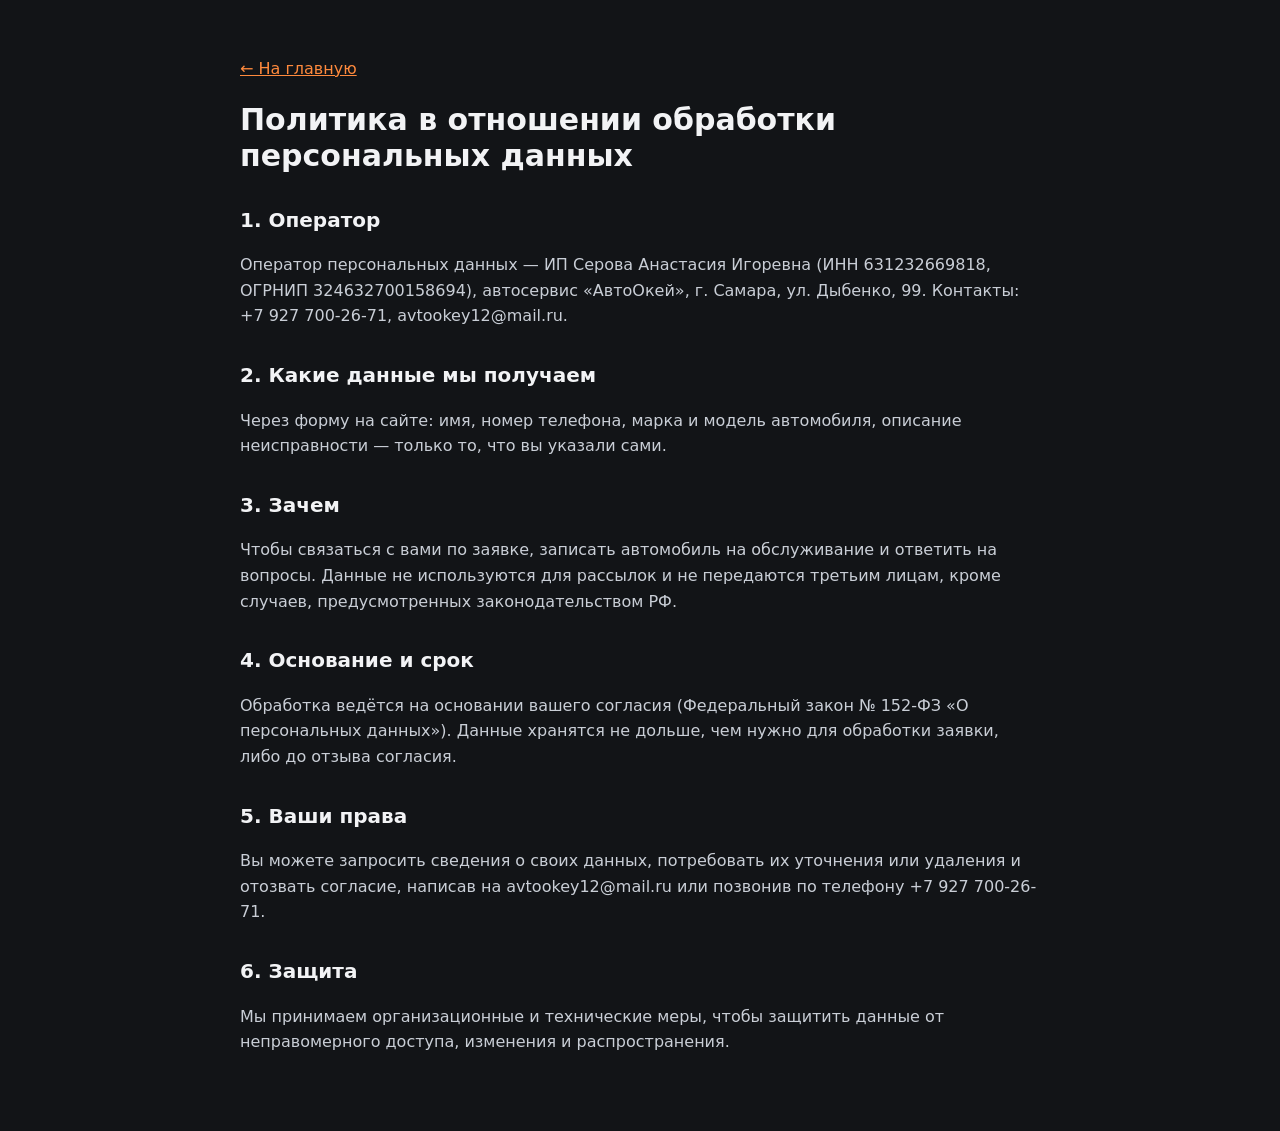
<file: avtookey/privacy.html>
<!DOCTYPE html>
<html lang="ru">
<head>
  <meta charset="UTF-8" />
  <meta name="viewport" content="width=device-width, initial-scale=1.0" />
  <title>Политика конфиденциальности — АвтоОкей</title>
  <meta name="robots" content="noindex" />
  <style>
    body { margin: 0; font-family: system-ui, -apple-system, "Segoe UI", Roboto, Arial, sans-serif; background: #121417; color: #f2f3f5; line-height: 1.6; }
    .wrap { max-width: 800px; margin: 0 auto; padding: 40px 16px 60px; }
    h1 { font-size: 30px; line-height: 1.2; }
    h2 { font-size: 20px; margin-top: 30px; }
    p, li { color: #c9ced6; }
    a { color: #ff8a3d; }
  </style>
</head>
<body>
  <div class="wrap">
    <p><a href="index.html">← На главную</a></p>
    <h1>Политика в отношении обработки персональных данных</h1>

    <h2>1. Оператор</h2>
    <p>Оператор персональных данных — ИП Серова Анастасия Игоревна (ИНН 631232669818, ОГРНИП 324632700158694), автосервис «АвтоОкей», г. Самара, ул. Дыбенко, 99. Контакты: +7 927 700-26-71, avtookey12@mail.ru.</p>

    <h2>2. Какие данные мы получаем</h2>
    <p>Через форму на сайте: имя, номер телефона, марка и модель автомобиля, описание неисправности — только то, что вы указали сами.</p>

    <h2>3. Зачем</h2>
    <p>Чтобы связаться с вами по заявке, записать автомобиль на обслуживание и ответить на вопросы. Данные не используются для рассылок и не передаются третьим лицам, кроме случаев, предусмотренных законодательством РФ.</p>

    <h2>4. Основание и срок</h2>
    <p>Обработка ведётся на основании вашего согласия (Федеральный закон № 152‑ФЗ «О персональных данных»). Данные хранятся не дольше, чем нужно для обработки заявки, либо до отзыва согласия.</p>

    <h2>5. Ваши права</h2>
    <p>Вы можете запросить сведения о своих данных, потребовать их уточнения или удаления и отозвать согласие, написав на avtookey12@mail.ru или позвонив по телефону +7 927 700-26-71.</p>

    <h2>6. Защита</h2>
    <p>Мы принимаем организационные и технические меры, чтобы защитить данные от неправомерного доступа, изменения и распространения.</p>
  </div>
</body>
</html>
</file>
